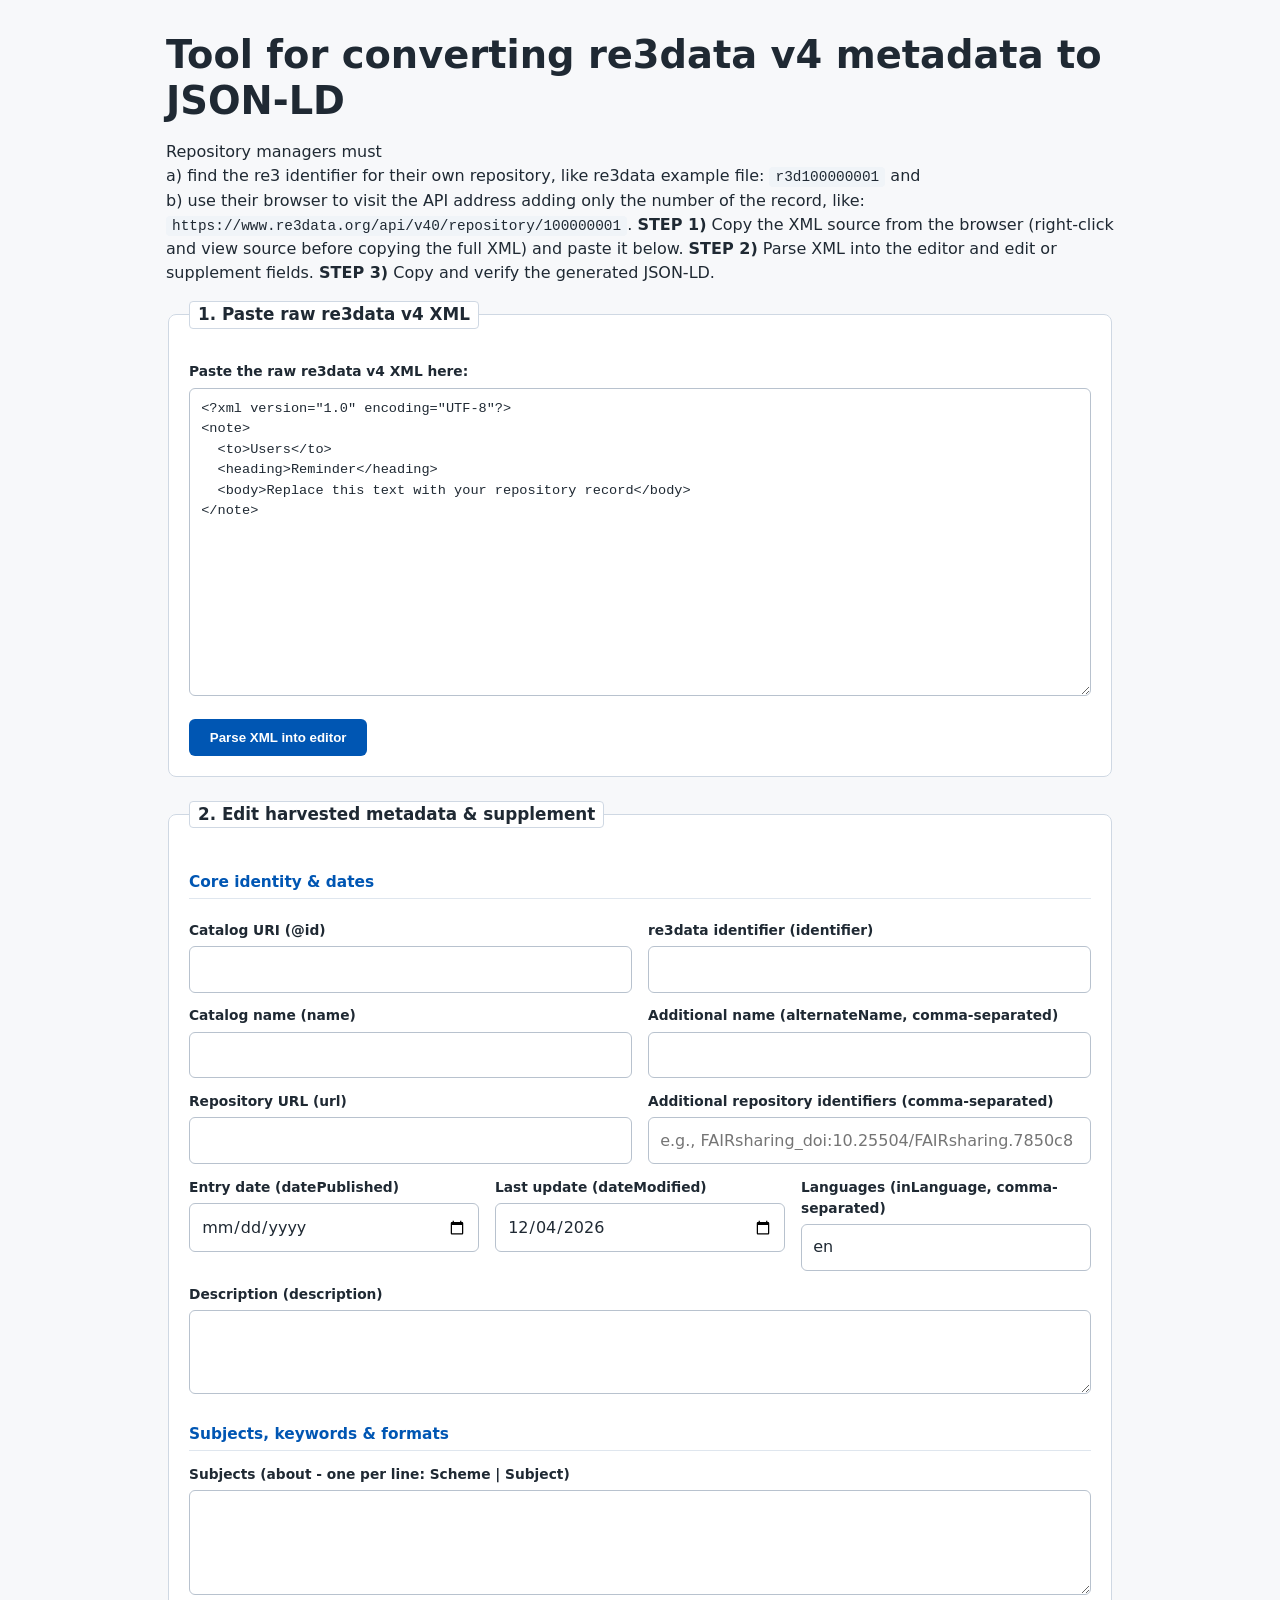
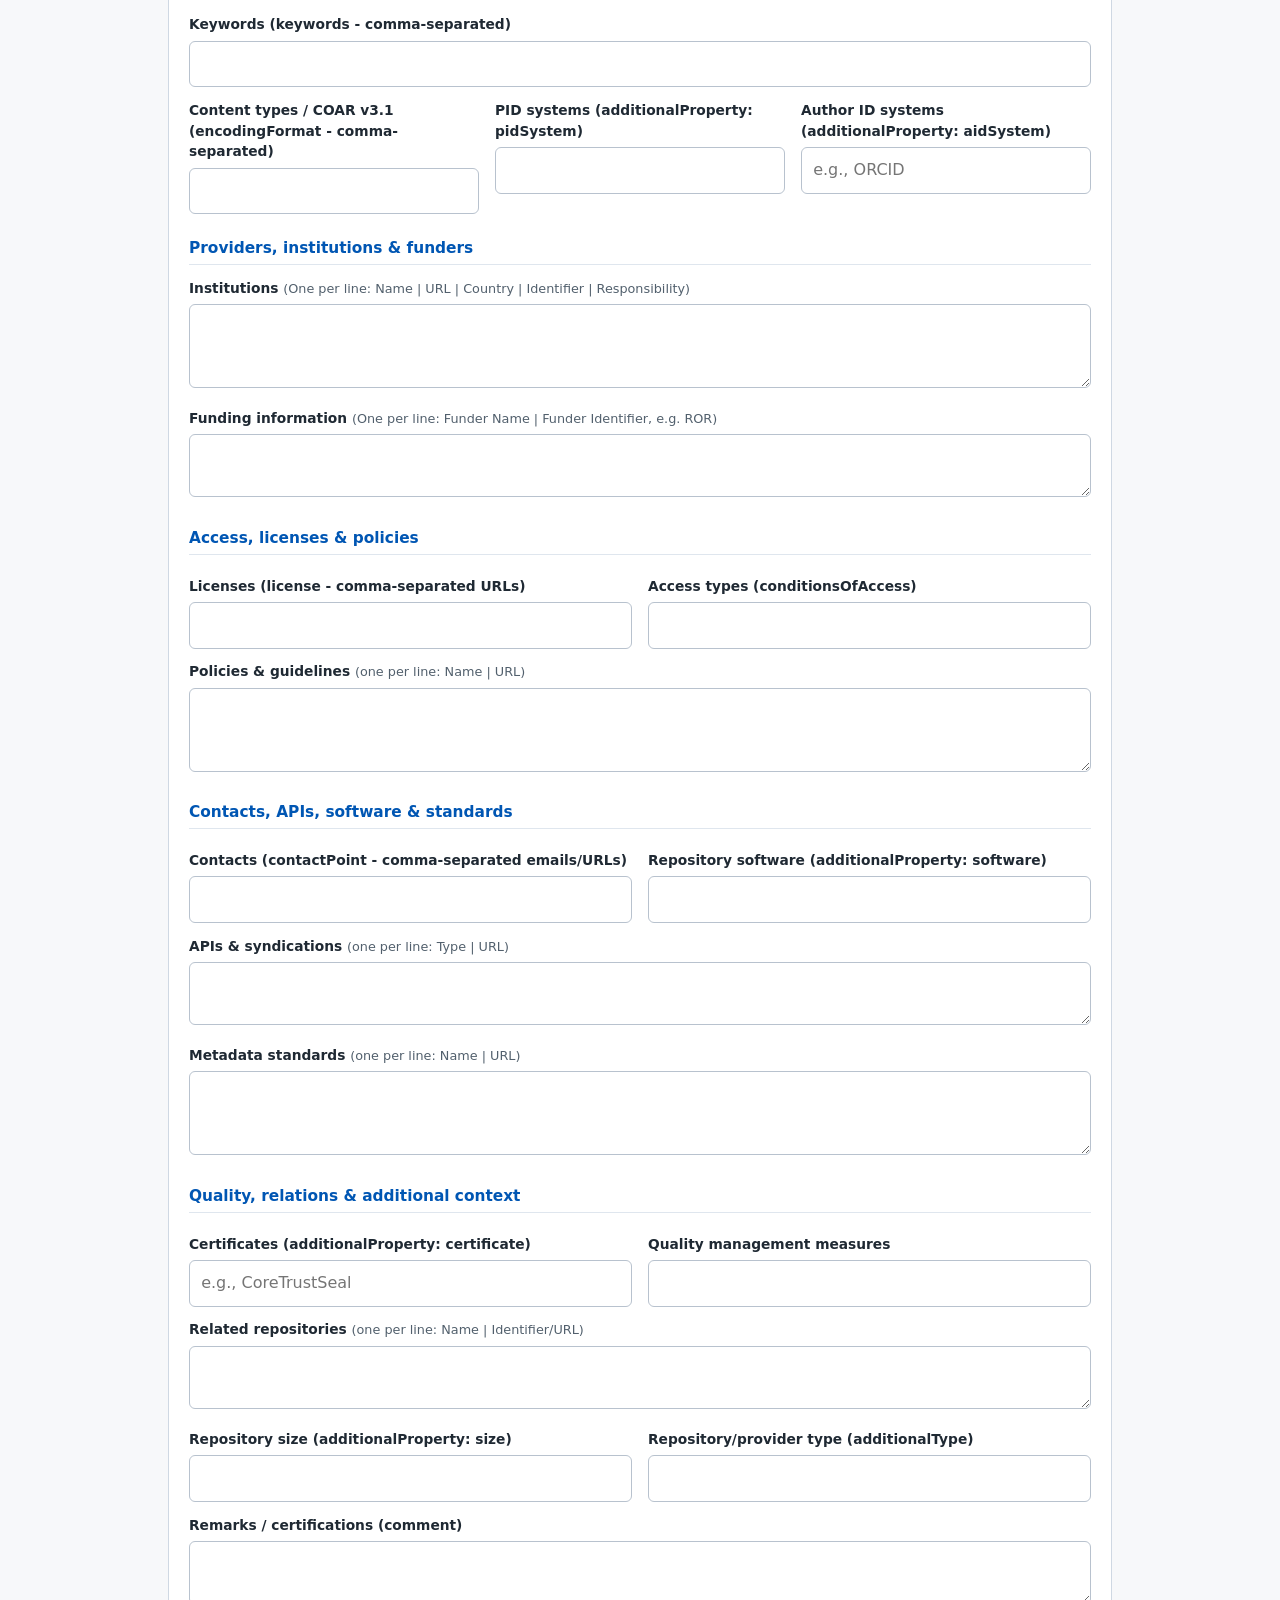
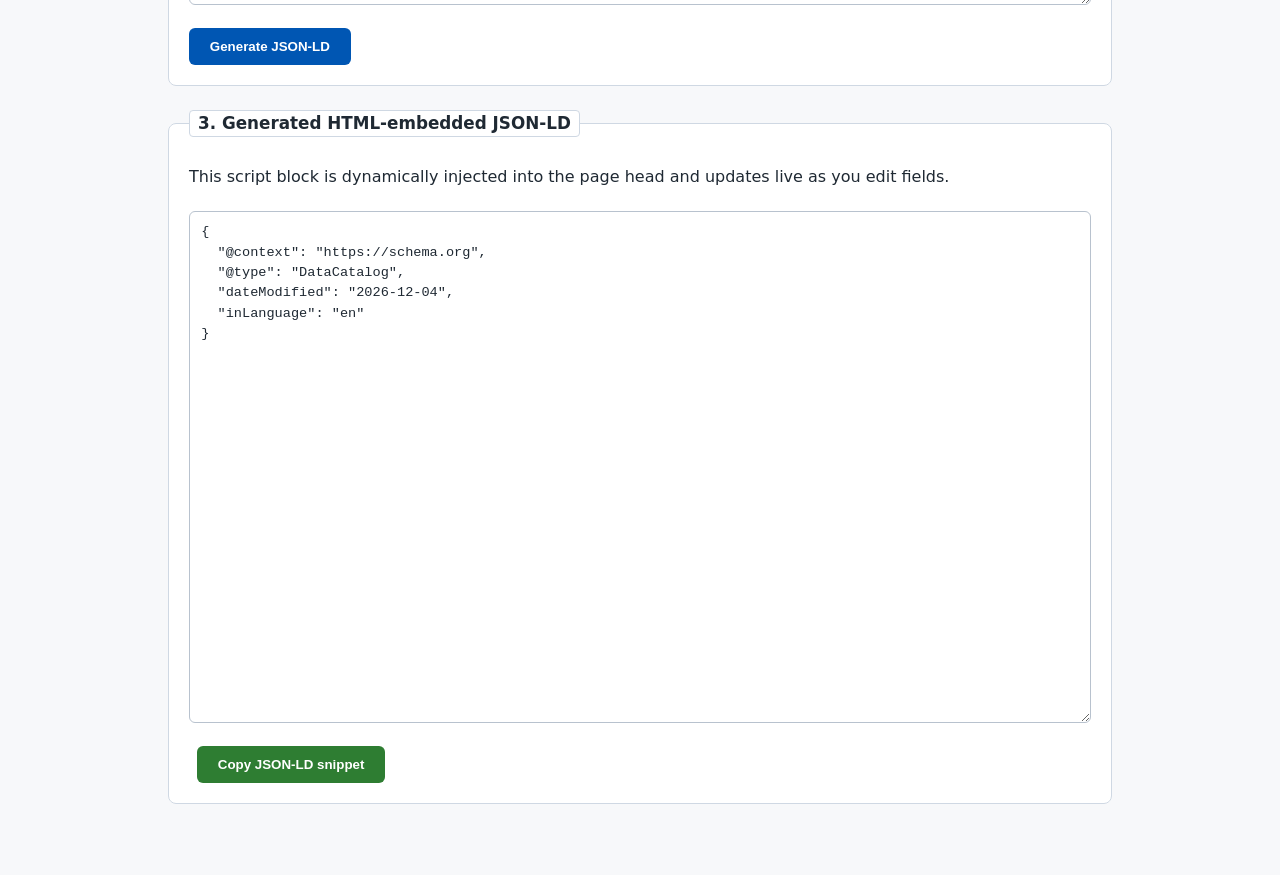
<file: poc.html>
<!DOCTYPE html>
<html lang="en">
<head>
  <meta charset="UTF-8" />
  <meta name="viewport" content="width=device-width, initial-scale=1.0" />
  <title>Copy, edit, and paste from re3data v4 to DataCatalog JSON-LD</title>
  <style>
    :root {
      --bg: #f7f8fa;
      --panel: #ffffff;
      --border: #cfd8e3;
      --primary: #0056b3;
      --primary-dark: #004494;
      --secondary: #2e7d32;
      --secondary-dark: #1b5e20;
      --text: #1f2933;
      --muted: #52606d;
      --code-bg: #f0f4f8;
    }

    * { box-sizing: border-box; }

    body {
      margin: 0 auto;
      max-width: 980px;
      padding: 2rem 1rem 3rem;
      font-family: system-ui, -apple-system, BlinkMacSystemFont, "Segoe UI", sans-serif;
      line-height: 1.5;
      color: var(--text);
      background: var(--bg);
    }

    fieldset {
      margin-bottom: 1.5rem;
      border: 1px solid var(--border);
      border-radius: 8px;
      background: var(--panel);
      padding: 1.25rem;
    }

    legend {
      font-weight: 700;
      padding: 0 0.5rem;
      background: #fff;
      border: 1px solid var(--border);
      border-radius: 4px;
      font-size: 1.05rem;
    }

    h1 {
      font-size: clamp(1.6rem, 3vw, 2.4rem);
      margin: 0 0 1rem;
      line-height: 1.2;
    }

    h3 {
      margin: 1.4rem 0 0.5rem;
      font-size: 0.96rem;
      color: var(--primary);
      padding-bottom: 0.25rem;
      border-bottom: 1px solid #dfe6ee;
    }

    p {
      margin: 0.5rem 0 1rem;
    }

    code {
      background: var(--code-bg);
      padding: 0.12rem 0.38rem;
      border-radius: 4px;
      font-family: ui-monospace, SFMono-Regular, Menlo, monospace;
      font-size: 0.9em;
    }

    label {
      display: block;
      margin-top: 0.8rem;
      font-weight: 600;
      font-size: 0.86rem;
      color: var(--text);
    }

    .hint {
      font-weight: 400;
      color: var(--muted);
      font-size: 0.8rem;
    }

    input, textarea {
      width: 100%;
      margin-top: 0.35rem;
      padding: 0.65rem 0.7rem;
      border: 1px solid #b8c2ce;
      border-radius: 6px;
      background: #fff;
      color: var(--text);
      font: inherit;
    }

    textarea {
      font-family: ui-monospace, SFMono-Regular, Menlo, Consolas, monospace;
      font-size: 0.85rem;
    }

    button {
      margin-top: 1rem;
      padding: 0.7rem 1.3rem;
      border: none;
      border-radius: 6px;
      background: var(--primary);
      color: #fff;
      font-weight: 700;
      cursor: pointer;
    }

    button:hover { background: var(--primary-dark); }
    button.secondary {
      background: var(--secondary);
      margin-left: 0.5rem;
    }
    button.secondary:hover { background: var(--secondary-dark); }

    .row {
      display: flex;
      gap: 1rem;
      flex-wrap: wrap;
    }

    .row > div {
      flex: 1 1 220px;
      min-width: 0;
    }

    #copyFeedback {
      display: inline-block;
      margin-left: 0.75rem;
      font-size: 0.85rem;
      color: var(--secondary);
      font-weight: 700;
      min-height: 1.2em;
    }

    @media (max-width: 700px) {
      .row {
        flex-direction: column;
        gap: 0;
      }
    }
  </style>
</head>
<body>
  <h1>Tool for converting re3data v4 metadata to JSON-LD</h1>
  <p>Repository managers must <br>a) find the re3 identifier for their own repository, like re3data example file: <code>r3d100000001</code> and <br>
    b) use their browser to visit the API address adding only the number of the record, like: <code>https://www.re3data.org/api/v40/repository/100000001</code>. 
  <strong>STEP 1)</strong> Copy the XML source from the browser (right-click and view source before copying the full XML) and paste it below. 
  <strong>STEP 2)</strong> Parse XML into the editor and edit or supplement fields. 
  <strong>STEP 3)</strong> Copy and verify the generated JSON-LD.</p>

  <fieldset>
    <legend>1. Paste raw re3data v4 XML</legend>
    <label for="xmlInput">Paste the raw re3data v4 XML here:</label>
    <textarea id="xmlInput" rows="14"><?xml version="1.0" encoding="UTF-8"?>
<note>
  <to>Users</to>
  <heading>Reminder</heading>
  <body>Replace this text with your repository record</body>
</note></textarea>
    <button type="button" onclick="parseXmlToForm()">Parse XML into editor</button>
  </fieldset>

  <fieldset id="editorForm">
    <legend>2. Edit harvested metadata &amp; supplement</legend>

    <h3>Core identity &amp; dates</h3>
    <div class="row">
      <div>
        <label for="catId">Catalog URI (@id)</label>
        <input type="url" id="catId" />
      </div>
      <div>
        <label for="r3dIdentifier">re3data identifier (identifier)</label>
        <input type="text" id="r3dIdentifier" />
      </div>
    </div>

    <div class="row">
      <div>
        <label for="catName">Catalog name (name)</label>
        <input type="text" id="catName" />
      </div>
      <div>
        <label for="catAltName">Additional name (alternateName, comma-separated)</label>
        <input type="text" id="catAltName" />
      </div>
    </div>

    <div class="row">
      <div>
        <label for="catUrl">Repository URL (url)</label>
        <input type="url" id="catUrl" />
      </div>
      <div>
        <label for="catExtraIds">Additional repository identifiers (comma-separated)</label>
        <input type="text" id="catExtraIds" placeholder="e.g., FAIRsharing_doi:10.25504/FAIRsharing.7850c8" />
      </div>
    </div>

    <div class="row">
      <div>
        <label for="catDatePublished">Entry date (datePublished)</label>
        <input type="date" id="catDatePublished" />
      </div>
      <div>
        <label for="catDateModified">Last update (dateModified)</label>
        <input type="date" id="catDateModified" />
      </div>
      <div>
        <label for="catLang">Languages (inLanguage, comma-separated)</label>
        <input type="text" id="catLang" placeholder="e.g., en, no, de" />
      </div>
    </div>

    <label for="catDesc">Description (description)</label>
    <textarea id="catDesc" rows="3"></textarea>

    <h3>Subjects, keywords &amp; formats</h3>
    <label for="catSubjects">Subjects (about - one per line: Scheme | Subject)</label>
    <textarea id="catSubjects" rows="4"></textarea>

    <label for="catKeywords">Keywords (keywords - comma-separated)</label>
    <input type="text" id="catKeywords" />

    <div class="row">
      <div>
        <label for="catContentTypes">Content types / COAR v3.1 (encodingFormat - comma-separated)</label>
        <input type="text" id="catContentTypes" />
      </div>
      <div>
        <label for="catPidSystems">PID systems (additionalProperty: pidSystem)</label>
        <input type="text" id="catPidSystems" />
      </div>
      <div>
        <label for="catAidSystems">Author ID systems (additionalProperty: aidSystem)</label>
        <input type="text" id="catAidSystems" placeholder="e.g., ORCID" />
      </div>
    </div>

    <h3>Providers, institutions &amp; funders</h3>
    <label for="catProviders">Institutions <span class="hint">(One per line: Name | URL | Country | Identifier | Responsibility)</span></label>
    <textarea id="catProviders" rows="3"></textarea>

    <label for="catFunders">Funding information <span class="hint">(One per line: Funder Name | Funder Identifier, e.g. ROR)</span></label>
    <textarea id="catFunders" rows="2"></textarea>

    <h3>Access, licenses &amp; policies</h3>
    <div class="row">
      <div>
        <label for="catLicenses">Licenses (license - comma-separated URLs)</label>
        <input type="text" id="catLicenses" />
      </div>
      <div>
        <label for="catAccess">Access types (conditionsOfAccess)</label>
        <input type="text" id="catAccess" />
      </div>
    </div>

    <label for="catPolicies">Policies &amp; guidelines <span class="hint">(one per line: Name | URL)</span></label>
    <textarea id="catPolicies" rows="3"></textarea>

    <h3>Contacts, APIs, software &amp; standards</h3>
    <div class="row">
      <div>
        <label for="catContacts">Contacts (contactPoint - comma-separated emails/URLs)</label>
        <input type="text" id="catContacts" />
      </div>
      <div>
        <label for="catSoftware">Repository software (additionalProperty: software)</label>
        <input type="text" id="catSoftware" />
      </div>
    </div>

    <label for="catApis">APIs &amp; syndications <span class="hint">(one per line: Type | URL)</span></label>
    <textarea id="catApis" rows="2"></textarea>

    <label for="catStandards">Metadata standards <span class="hint">(one per line: Name | URL)</span></label>
    <textarea id="catStandards" rows="3"></textarea>

    <h3>Quality, relations &amp; additional context</h3>
    <div class="row">
      <div>
        <label for="catCertificates">Certificates (additionalProperty: certificate)</label>
        <input type="text" id="catCertificates" placeholder="e.g., CoreTrustSeal" />
      </div>
      <div>
        <label for="catQualityMeasures">Quality management measures</label>
        <input type="text" id="catQualityMeasures" />
      </div>
    </div>

    <label for="catRelatedRepos">Related repositories <span class="hint">(one per line: Name | Identifier/URL)</span></label>
    <textarea id="catRelatedRepos" rows="2"></textarea>

    <div class="row">
      <div>
        <label for="catSize">Repository size (additionalProperty: size)</label>
        <input type="text" id="catSize" />
      </div>
      <div>
        <label for="catRepoType">Repository/provider type (additionalType)</label>
        <input type="text" id="catRepoType" />
      </div>
    </div>

    <label for="catRemarks">Remarks / certifications (comment)</label>
    <textarea id="catRemarks" rows="2"></textarea>

    <button type="button" onclick="generateJsonLd()">Generate JSON-LD</button>
  </fieldset>

  <fieldset>
    <legend>3. Generated HTML-embedded JSON-LD</legend>
    <p>This script block is dynamically injected into the page head and updates live as you edit fields.</p>
    <textarea id="jsonLdOutput" rows="24" readonly></textarea>
    <button type="button" class="secondary" onclick="copyJsonLd()">Copy JSON-LD snippet</button>
    <span id="copyFeedback"></span>
  </fieldset>

  <script>
    function getXmlElements(parent, localName) {
      if (!parent) return [];
      const nsMatches = Array.from(parent.getElementsByTagNameNS("*", localName));
      if (nsMatches.length) return nsMatches;
      return Array.from(parent.getElementsByTagName("*")).filter(el => el.localName === localName);
    }

    function getXmlText(parent, localName) {
      const matches = getXmlElements(parent, localName);
      return matches.length ? matches[0].textContent.trim() : "";
    }

    function getXmlAllText(parent, localName) {
      return getXmlElements(parent, localName)
        .map(el => el.textContent.trim())
        .filter(Boolean);
    }

    function normalizeLang(code) {
      const map = {
        eng: "en",
        nor: "no",
        nob: "nb",
        nno: "nn",
        deu: "de",
        ger: "de",
        fra: "fr",
        fre: "fr",
        spa: "es",
        swe: "sv",
        dan: "da",
        ita: "it",
        nld: "nl",
        fin: "fi",
        por: "pt"
      };
      const clean = String(code || "").toLowerCase().trim();
      return map[clean] || clean;
    }

    function formatRe3dataUrl(id) {
      const clean = String(id || "").trim();
      if (!clean) return "";
      return "https://www.re3data.org/repository/" + clean.replace(/^\/+/, "");
    }

    function formatRorUrl(id) {
      const clean = String(id || "").trim().replace(/^ROR:/i, "").replace(/^\/+/, "");
      if (!clean) return "";
      return "https://ror.org/" + clean;
    }

    function splitCsv(inputId) {
      const value = document.getElementById(inputId).value || "";
      return value.split(",").map(s => s.trim()).filter(Boolean);
    }

    function splitPipeLine(line) {
      const trimmed = String(line || "").trim();
      if (!trimmed) return ["", ""];
      const idx = trimmed.indexOf("|");
      if (idx === -1) return [trimmed, ""];
      return [trimmed.slice(0, idx).trim(), trimmed.slice(idx + 1).trim()];
    }

    function singleOrArray(arr) {
      if (!Array.isArray(arr)) return arr;
      if (arr.length === 0) return undefined;
      if (arr.length === 1) return arr[0];
      return arr;
    }

    function clearForm() {
      const ids = [
        "catId", "r3dIdentifier", "catName", "catAltName", "catUrl", "catExtraIds",
        "catDatePublished", "catDateModified", "catLang", "catDesc",
        "catSubjects", "catKeywords", "catContentTypes", "catPidSystems", "catAidSystems",
        "catProviders", "catFunders", "catLicenses", "catAccess", "catPolicies",
        "catContacts", "catSoftware", "catApis", "catStandards",
        "catCertificates", "catQualityMeasures", "catRelatedRepos",
        "catSize", "catRepoType", "catRemarks", "jsonLdOutput"
      ];
      ids.forEach(id => {
        const el = document.getElementById(id);
        if (el) el.value = "";
      });
    }

    function parseXmlToForm() {
      const xmlString = document.getElementById("xmlInput").value.trim();
      if (!xmlString) {
        clearForm();
        return;
      }

      const parser = new DOMParser();
      const xmlDoc = parser.parseFromString(xmlString, "application/xml");

      if (xmlDoc.querySelector("parsererror")) {
        alert("Invalid XML. Please paste the complete XML source from the re3data API.");
        return;
      }

      const repoNode = getXmlElements(xmlDoc.documentElement, "repository")[0] || xmlDoc.documentElement;

      const r3dId = getXmlText(repoNode, "re3data");
      const repoName = getXmlText(repoNode, "repositoryName");
      const repoUrl = getXmlText(repoNode, "repositoryUrl");
      const repoDescription = getXmlText(repoNode, "description");
      const repoEntryDate = getXmlText(repoNode, "entryDate");
      const repoLastUpdate = getXmlText(repoNode, "lastUpdate");
      const repoLanguages = getXmlAllText(repoNode, "repositoryLanguage").map(normalizeLang);

      document.getElementById("r3dIdentifier").value = r3dId;
      document.getElementById("catId").value = formatRe3dataUrl(r3dId);
      document.getElementById("catName").value = repoName;
      document.getElementById("catAltName").value = getXmlAllText(repoNode, "additionalName").join(", ");
      document.getElementById("catUrl").value = repoUrl;
      document.getElementById("catExtraIds").value = getXmlAllText(repoNode, "repositoryIdentifier").join(", ");
      document.getElementById("catDatePublished").value = repoEntryDate;
      document.getElementById("catDateModified").value = repoLastUpdate || new Date().toISOString().slice(0, 10);
      document.getElementById("catLang").value = repoLanguages.length ? repoLanguages.join(", ") : "en";
      document.getElementById("catDesc").value = repoDescription;

      const subjectLines = getXmlElements(repoNode, "subject").map(node => {
        const scheme = node.getAttribute("subjectScheme") || "";
        const value = node.textContent.trim();
        return scheme ? `${scheme} | ${value}` : value;
      });
      document.getElementById("catSubjects").value = subjectLines.join("\n");

      document.getElementById("catKeywords").value = getXmlAllText(repoNode, "keyword").join(", ");
      document.getElementById("catContentTypes").value = getXmlAllText(repoNode, "contentType").join(", ");
      document.getElementById("catPidSystems").value = getXmlAllText(repoNode, "pidSystem").join(", ");
      document.getElementById("catAidSystems").value = getXmlAllText(repoNode, "aidSystem").join(", ");

      const institutionLines = getXmlElements(repoNode, "institution").map(inst => {
        const name = getXmlText(inst, "institutionName");
        const url = getXmlText(inst, "institutionURL");
        const country = getXmlText(inst, "institutionCountry");
        const id = getXmlText(inst, "institutionIdentifier");
        const resp = getXmlAllText(inst, "responsibilityType").join(",");
        return [name, url, country, id, resp].join(" | ");
      });
      document.getElementById("catProviders").value = institutionLines.join("\n");

      const funderLines = getXmlElements(repoNode, "fundingInformation").map(f => {
        const name = getXmlText(f, "funderName");
        const id = getXmlText(f, "funderIdentifier");
        return id ? `${name} | ${id}` : name;
      });
      document.getElementById("catFunders").value = funderLines.join("\n");

      const licenseUrls = [
        ...getXmlAllText(repoNode, "dataLicenseURL"),
        ...getXmlAllText(repoNode, "databaseLicenseURL")
      ].filter((value, index, arr) => arr.indexOf(value) === index);
      document.getElementById("catLicenses").value = licenseUrls.join(", ");

      const dbAccess = getXmlAllText(repoNode, "databaseAccessType").map(v => `database:${v}`);
      const dataAccess = getXmlAllText(repoNode, "dataAccessType").map(v => `data:${v}`);
      document.getElementById("catAccess").value = [...dbAccess, ...dataAccess].join(", ");

      const policyLines = [];
      const mission = getXmlText(repoNode, "missionStatementURL");
      if (mission) policyLines.push(`Mission Statement | ${mission}`);

      const citation = getXmlText(repoNode, "citationGuidelineURL");
      if (citation) policyLines.push(`Citation Guidelines | ${citation}`);

      getXmlElements(repoNode, "policy").forEach(policy => {
        const name = getXmlText(policy, "policyName");
        const url = getXmlText(policy, "policyURL");
        if (name || url) policyLines.push(`${name} | ${url}`);
      });

      document.getElementById("catPolicies").value = policyLines.join("\n");

      document.getElementById("catContacts").value = getXmlAllText(repoNode, "repositoryContact").join(", ");
      document.getElementById("catSoftware").value = getXmlAllText(repoNode, "softwareName").join(", ");

      const apiLines = getXmlElements(repoNode, "api").map(node => {
        const type = node.getAttribute("apiType") || "API";
        return `${type} | ${node.textContent.trim()}`;
      });

      const syndicationLines = getXmlElements(repoNode, "syndication").map(node => {
        const type = node.getAttribute("syndicationType") || "Syndication";
        return `${type} | ${node.textContent.trim()}`;
      });

      document.getElementById("catApis").value = [...apiLines, ...syndicationLines].join("\n");

      const standardLines = getXmlElements(repoNode, "metadataStandard").map(node => {
        const name = getXmlText(node, "metadataStandardName");
        const url = getXmlText(node, "metadataStandardURL");
        return `${name} | ${url}`;
      });
      document.getElementById("catStandards").value = standardLines.join("\n");

      document.getElementById("catCertificates").value = getXmlAllText(repoNode, "certificate").join(", ");
      document.getElementById("catQualityMeasures").value = getXmlAllText(repoNode, "qualityManagementMeasure").join(", ");

      const relatedRepoLines = getXmlElements(repoNode, "relatedRepository").map(node => {
        const name = getXmlText(node, "relatedRepositoryName");
        const id = getXmlText(node, "relatedRepositoryIdentifier");
        return id ? `${name} | ${id}` : name;
      });
      document.getElementById("catRelatedRepos").value = relatedRepoLines.join("\n");

      document.getElementById("catSize").value = getXmlText(repoNode, "size");
      const repoTypes = [
        ...getXmlAllText(repoNode, "type"),
        ...getXmlAllText(repoNode, "providerType")
      ];
      document.getElementById("catRepoType").value = repoTypes.join(", ");
      document.getElementById("catRemarks").value = getXmlText(repoNode, "remarks");

      generateJsonLd();
    }

    function generateJsonLd() {
      const altNames = splitCsv("catAltName");
      const keywords = splitCsv("catKeywords");
      const langs = splitCsv("catLang");
      const contentTypes = splitCsv("catContentTypes");
      const licenses = splitCsv("catLicenses");
      const accessTypes = splitCsv("catAccess");

      const about = (document.getElementById("catSubjects").value || "")
        .split(/\r?\n/)
        .map(line => line.trim())
        .filter(Boolean)
        .map(line => {
          const [scheme, name] = splitPipeLine(line);
          return {
            "@type": "DefinedTerm",
            name: name || scheme || "",
            ...(name && scheme ? { inDefinedTermSet: scheme } : {})
          };
        });

      const providers = (document.getElementById("catProviders").value || "")
        .split(/\r?\n/)
        .map(line => line.trim())
        .filter(Boolean)
        .map(line => {
          const [name, url, country, rawId, resp] = line.split("|").map(s => s.trim());
          const org = {
            "@type": "Organization",
            name: name || "",
            ...(url ? { url } : {})
          };
          if (country) {
            org.address = {
              "@type": "PostalAddress",
              addressCountry: country
            };
          }
          if (rawId) {
            org.identifier = rawId;
            if (String(rawId).startsWith("ROR:")) {
              org.sameAs = formatRorUrl(rawId);
            }
          }
          if (resp) {
            org.disambiguatingDescription = "Responsibility: " + resp;
          }
          return org;
        });

      const funders = (document.getElementById("catFunders").value || "")
        .split(/\r?\n/)
        .map(line => line.trim())
        .filter(Boolean)
        .map(line => {
          const [name, rawId] = line.split("|").map(s => s.trim());
          const funder = {
            "@type": "Organization",
            name: name || ""
          };
          if (rawId) {
            funder.identifier = rawId;
            if (String(rawId).startsWith("ROR:")) {
              funder.sameAs = formatRorUrl(rawId);
            }
          }
          return funder;
        });

      const policies = (document.getElementById("catPolicies").value || "")
        .split(/\r?\n/)
        .map(line => line.trim())
        .filter(Boolean)
        .map(line => {
          const [name, url] = line.split("|").map(s => s.trim());
          return {
            "@type": "CreativeWork",
            name: name || "Policy",
            ...(url ? { url } : {})
          };
        });

      const contactPoints = splitCsv("catContacts").map(value => {
        const isEmail = value.includes("@") && !value.startsWith("http");
        return {
          "@type": "ContactPoint",
          ...(isEmail ? { email: value } : { url: value }),
          contactType: "customer support"
        };
      });

      const distributions = (document.getElementById("catApis").value || "")
        .split(/\r?\n/)
        .map(line => line.trim())
        .filter(Boolean)
        .map(line => {
          const [apiType, contentUrl] = line.split("|").map(s => s.trim());
          return {
            "@type": "DataDownload",
            name: apiType ? `${apiType} Endpoint` : "API Endpoint",
            ...(apiType ? { encodingFormat: apiType } : {}),
            ...(contentUrl ? { contentUrl } : {})
          };
        });

      const relatedRepos = (document.getElementById("catRelatedRepos").value || "")
        .split(/\r?\n/)
        .map(line => line.trim())
        .filter(Boolean)
        .map(line => {
          const [name, rawId] = line.split("|").map(s => s.trim());
          const rel = {
            "@type": "DataCatalog",
            name: name || ""
          };
          if (rawId) {
            rel.identifier = rawId;
            if (String(rawId).startsWith("r3d")) {
              rel["@id"] = formatRe3dataUrl(rawId);
              rel.url = formatRe3dataUrl(rawId);
            } else if (String(rawId).startsWith("http")) {
              rel.url = rawId;
            }
          }
          return rel;
        });

      const additionalProps = [];

      const pidSystems = document.getElementById("catPidSystems").value.trim();
      if (pidSystems) {
        additionalProps.push({
          "@type": "PropertyValue",
          propertyID: "pidSystem",
          name: "Persistent Identifier System",
          value: pidSystems
        });
      }

      const aidSystems = document.getElementById("catAidSystems").value.trim();
      if (aidSystems) {
        additionalProps.push({
          "@type": "PropertyValue",
          propertyID: "aidSystem",
          name: "Author Identifier System",
          value: aidSystems
        });
      }

      const software = document.getElementById("catSoftware").value.trim();
      if (software) {
        additionalProps.push({
          "@type": "PropertyValue",
          propertyID: "software",
          name: "Repository Software",
          value: software
        });
      }

      const certificates = document.getElementById("catCertificates").value.trim();
      if (certificates) {
        additionalProps.push({
          "@type": "PropertyValue",
          propertyID: "certificate",
          name: "Repository Certificate",
          value: certificates
        });
      }

      const qualityMeasures = document.getElementById("catQualityMeasures").value.trim();
      if (qualityMeasures) {
        additionalProps.push({
          "@type": "PropertyValue",
          propertyID: "qualityManagementMeasure",
          name: "Quality Management Measure",
          value: qualityMeasures
        });
      }

      const size = document.getElementById("catSize").value.trim();
      if (size) {
        additionalProps.push({
          "@type": "PropertyValue",
          propertyID: "size",
          name: "Repository Size",
          value: size
        });
      }

      const repoTypeValue = document.getElementById("catRepoType").value.trim();
      if (repoTypeValue) {
        additionalProps.push({
          "@type": "PropertyValue",
          propertyID: "repositoryType",
          name: "Repository & Provider Type",
          value: repoTypeValue
        });
      }

      (document.getElementById("catStandards").value || "")
        .split(/\r?\n/)
        .map(line => line.trim())
        .filter(Boolean)
        .forEach(line => {
          const [stdName, stdUrl] = line.split("|").map(s => s.trim());
          additionalProps.push({
            "@type": "PropertyValue",
            propertyID: "metadataStandard",
            name: stdName || "Metadata Standard",
            value: stdUrl || stdName || ""
          });
        });

      const r3dId = document.getElementById("r3dIdentifier").value.trim();
      const extraIds = splitCsv("catExtraIds");
      const identifierList = [];

      if (r3dId) {
        identifierList.push({
          "@type": "PropertyValue",
          propertyID: "re3data",
          value: r3dId,
          url: formatRe3dataUrl(r3dId)
        });
      }

      extraIds.forEach(id => {
        if (id.includes(":")) {
          const splitIndex = id.indexOf(":");
          const prefix = id.slice(0, splitIndex).trim();
          const value = id.slice(splitIndex + 1).trim();
          identifierList.push({
            "@type": "PropertyValue",
            propertyID: prefix,
            value: value
          });
        } else {
          identifierList.push(id);
        }
      });

      const remarks = document.getElementById("catRemarks").value.trim();

      const jsonLd = {
        "@context": "https://schema.org",
        "@type": "DataCatalog",
        "@id": document.getElementById("catId").value.trim() || undefined,
        identifier: singleOrArray(identifierList),
        name: document.getElementById("catName").value.trim() || undefined,
        alternateName: singleOrArray(altNames),
        url: document.getElementById("catUrl").value.trim() || undefined,
        description: document.getElementById("catDesc").value.trim() || undefined,
        datePublished: document.getElementById("catDatePublished").value || undefined,
        dateModified: document.getElementById("catDateModified").value || undefined,
        inLanguage: singleOrArray(langs),
        about: about.length ? about : undefined,
        keywords: keywords.length ? keywords : undefined,
        encodingFormat: contentTypes.length ? contentTypes : undefined,
        license: singleOrArray(licenses),
        isAccessibleForFree: accessTypes.some(a => String(a).toLowerCase().includes("open")) ? true : undefined,
        conditionsOfAccess: accessTypes.length ? accessTypes.join(", ") : undefined,
        publishingPrinciples: policies.length ? policies : undefined,
        provider: singleOrArray(providers),
        funder: singleOrArray(funders),
        contactPoint: contactPoints.length ? contactPoints : undefined,
        distribution: distributions.length ? distributions : undefined,
        isPartOf: singleOrArray(relatedRepos),
        additionalProperty: additionalProps.length ? additionalProps : undefined,
        comment: remarks || undefined
      };

      const formattedJson = JSON.stringify(jsonLd, null, 2);
      const snippet = formattedJson;

      document.getElementById("jsonLdOutput").value = snippet;

      const existingTag = document.getElementById("dynamic-datacatalog-jsonld");
      if (existingTag) {
        existingTag.textContent = formattedJson;
      } else {
        const scriptTag = document.createElement("script");
        scriptTag.id = "dynamic-datacatalog-jsonld";
        scriptTag.type = "application/ld+json";
        scriptTag.textContent = formattedJson;
        document.head.appendChild(scriptTag);
      }
    }

    function copyJsonLd() {
      const output = document.getElementById("jsonLdOutput");
      const feedback = document.getElementById("copyFeedback");

      if (!output) return;

      const text = output.value;

      if (navigator.clipboard && window.isSecureContext) {
        navigator.clipboard.writeText(text).then(() => {
          feedback.textContent = "Copied to clipboard!";
          setTimeout(() => { feedback.textContent = ""; }, 2500);
        }).catch(() => {
          fallbackCopy(text, feedback);
        });
      } else {
        fallbackCopy(text, feedback);
      }
    }

    function fallbackCopy(text, feedback) {
      const textarea = document.createElement("textarea");
      textarea.value = text;
      textarea.setAttribute("readonly", "");
      textarea.style.position = "fixed";
      textarea.style.left = "-9999px";
      textarea.style.top = "-9999px";
      document.body.appendChild(textarea);
      textarea.select();
      try {
        document.execCommand("copy");
        feedback.textContent = "Copied to clipboard!";
      } catch (e) {
        feedback.textContent = "Copy failed. Select text manually.";
      }
      setTimeout(() => { feedback.textContent = ""; }, 2500);
      document.body.removeChild(textarea);
    }

    document.getElementById("editorForm").addEventListener("input", generateJsonLd);
    window.addEventListener("DOMContentLoaded", parseXmlToForm);
</script>
</body>
</html>
</file>
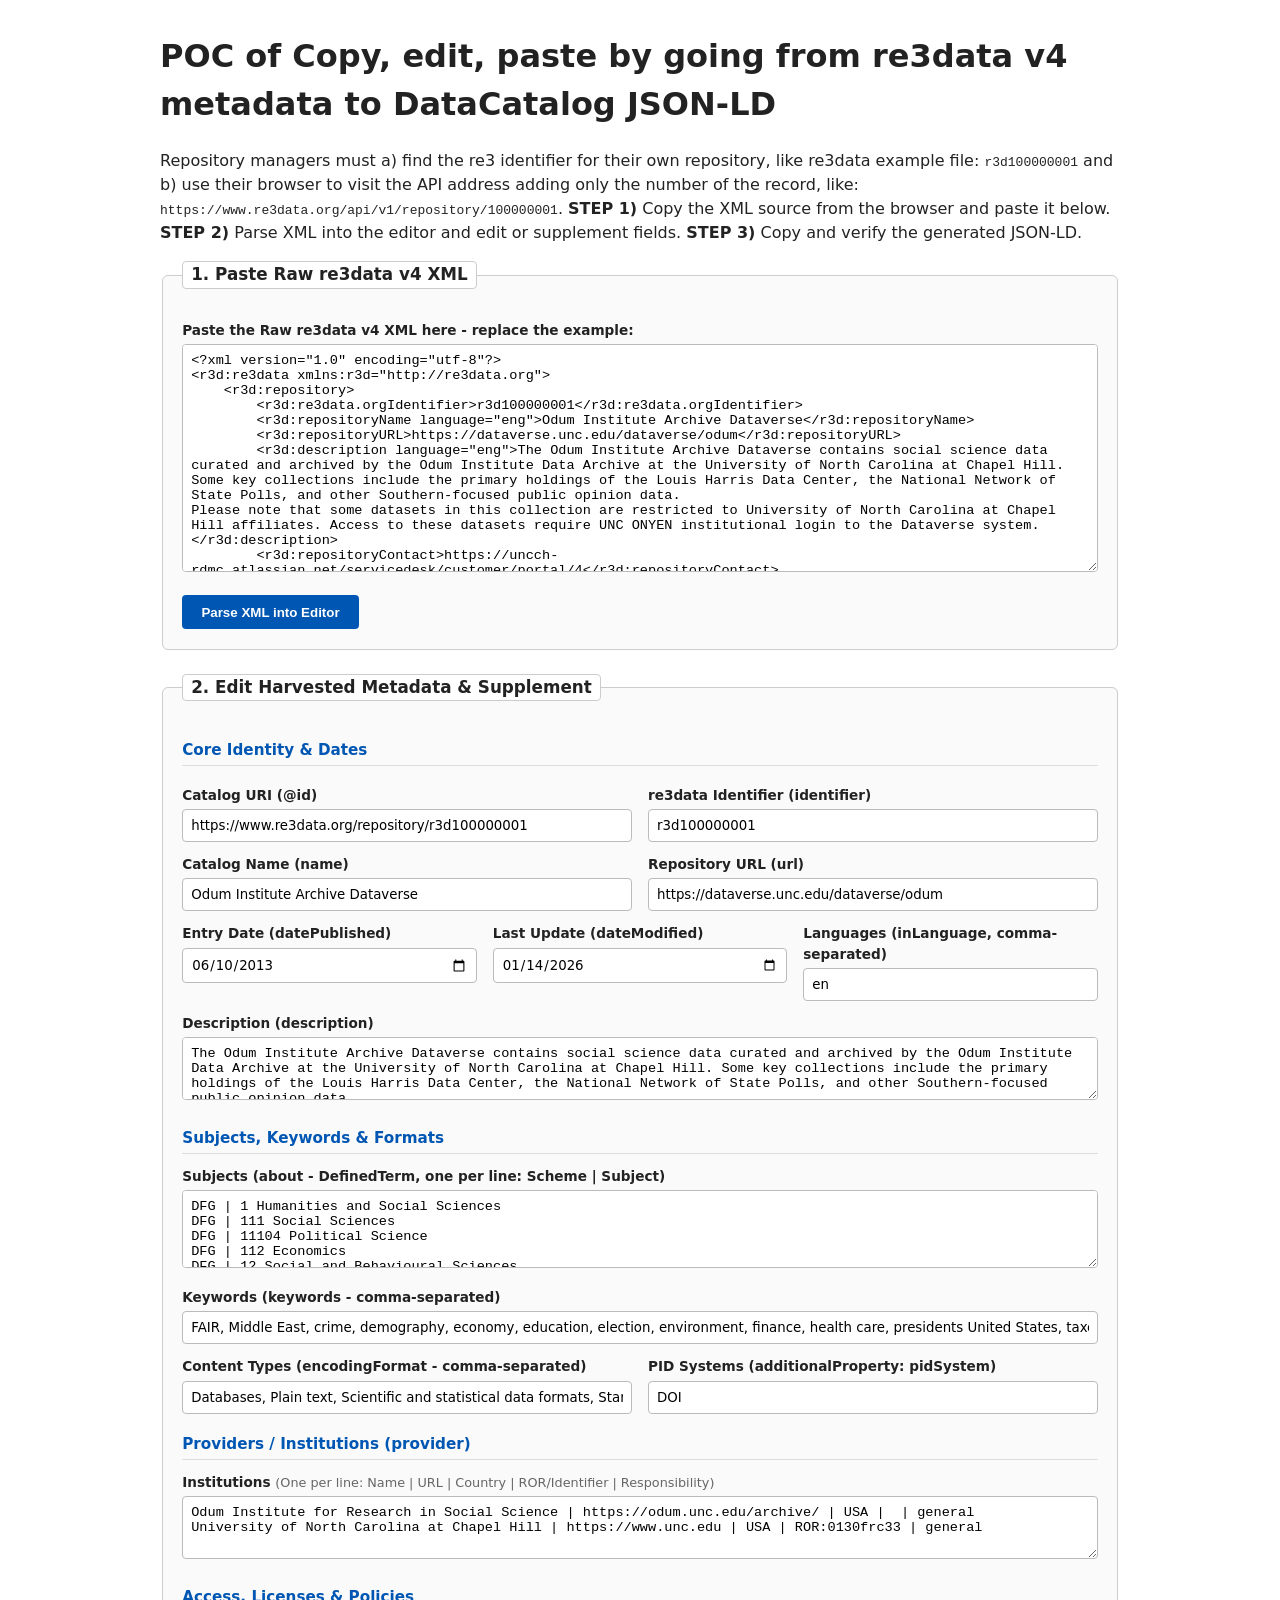
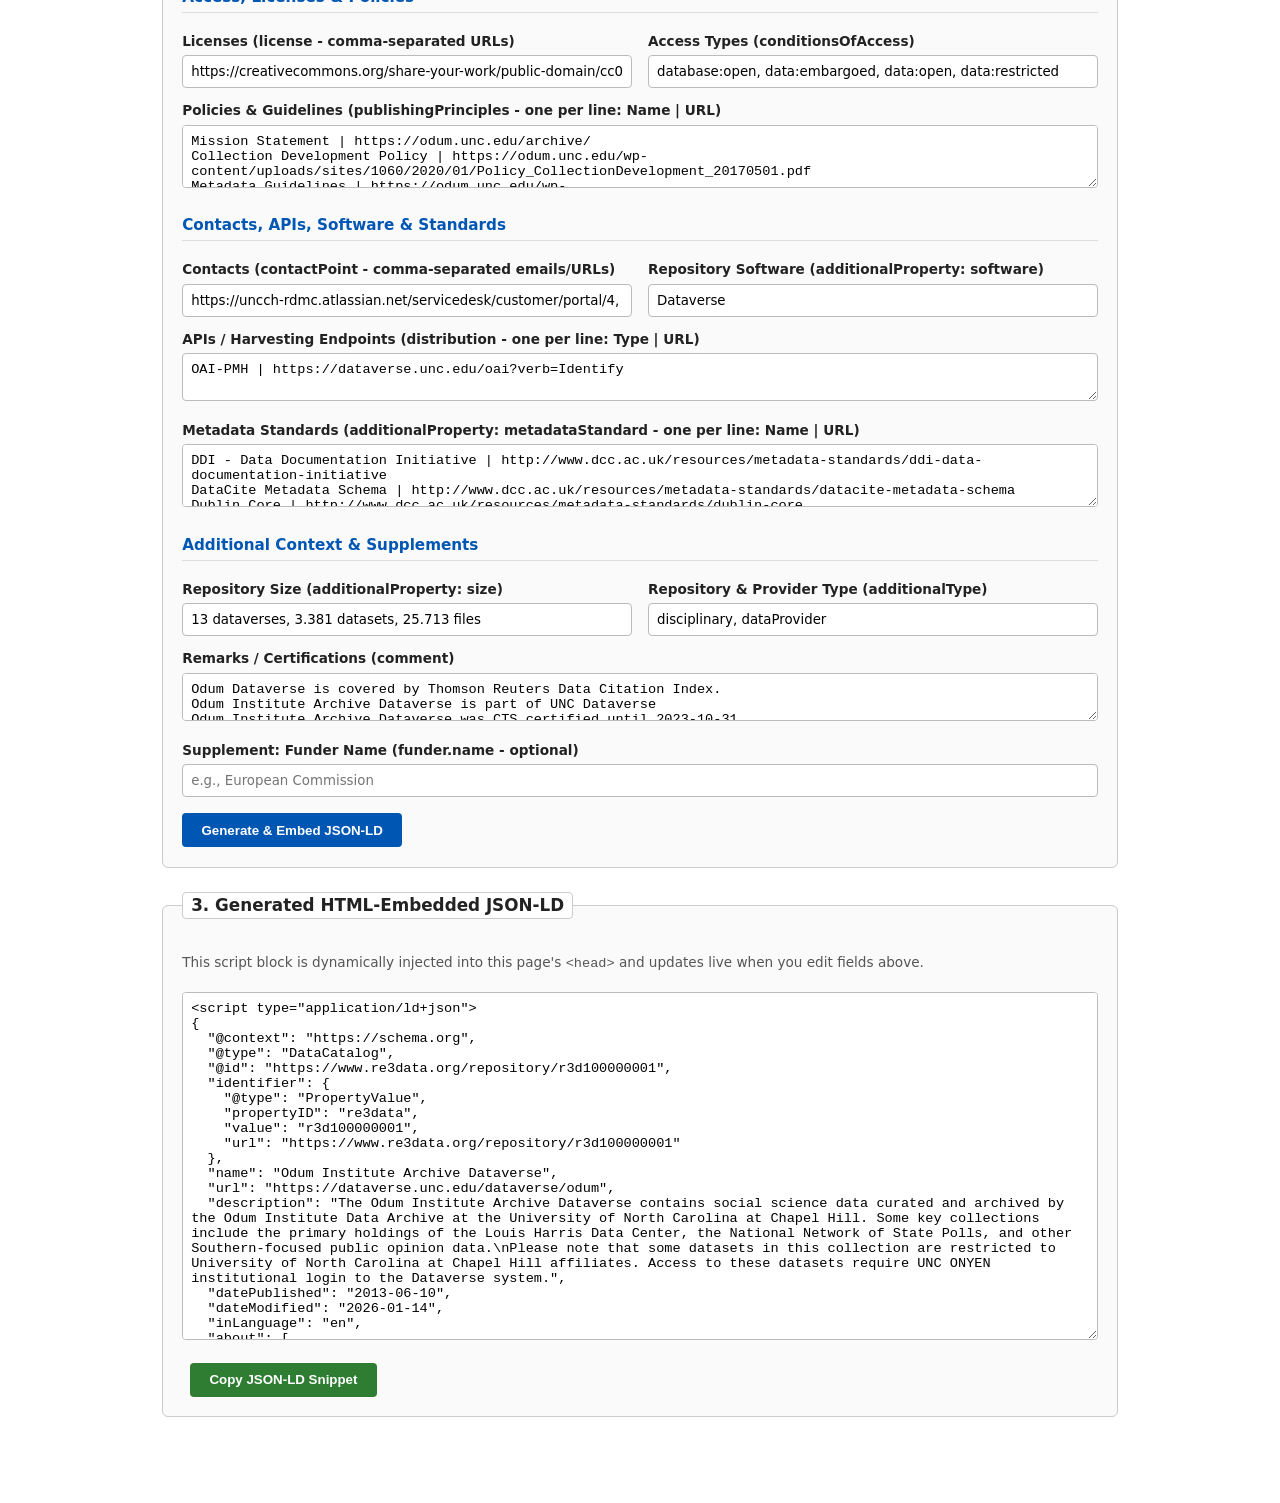
<file: poe.html>
<!DOCTYPE html>
<html lang="en">
<head>
  <meta charset="UTF-8">
  <title>Copy in, edit, and copy out for going from re3data v4 metadata to DataCatalog JSON-LD</title>
  <style>
    body { font-family: system-ui, sans-serif; max-width: 960px; margin: 2rem auto; padding: 0 1rem; line-height: 1.5; color: #222; }
    fieldset { margin-bottom: 1.5rem; border: 1px solid #ccc; border-radius: 6px; padding: 1.2rem; background: #fafafa; }
    legend { font-weight: bold; padding: 0 0.5rem; font-size: 1.05rem; background: #fff; border: 1px solid #ccc; border-radius: 4px; }
    h3 { margin: 1.2rem 0 0.4rem 0; font-size: 0.95rem; color: #0056b3; border-bottom: 1px solid #ddd; padding-bottom: 0.2rem; }
    label { display: block; margin-top: 0.75rem; font-weight: 600; font-size: 0.85rem; }
    .hint { font-weight: normal; color: #666; font-size: 0.8rem; }
    input, textarea { width: 100%; padding: 0.5rem; margin-top: 0.25rem; box-sizing: border-box; font-family: inherit; border: 1px solid #bbb; border-radius: 4px; background: #fff; }
    textarea { font-family: monospace; font-size: 0.85rem; }
    button { margin-top: 1rem; padding: 0.6rem 1.2rem; cursor: pointer; background: #0056b3; color: #fff; border: none; border-radius: 4px; font-weight: 600; }
    button:hover { background: #004494; }
    button.secondary { background: #2e7d32; margin-left: 0.5rem; }
    button.secondary:hover { background: #1b5e20; }
    .row { display: flex; gap: 1rem; }
    .row > div { flex: 1; }
    @media (max-width: 700px) { .row { flex-direction: column; gap: 0; } }
  </style>
</head>
<body>

  <h1>POC of Copy, edit, paste by going from re3data v4 metadata to DataCatalog JSON-LD</h1>
  <p>Repository managers must a) find the re3 identifier for their own repository, like re3data example file: <code>r3d100000001</code> and b) use their browser to 
  visit the API address adding only the number of the record, like: <code>https://www.re3data.org/api/v1/repository/100000001</code>. 
  <strong>STEP 1)</strong> Copy the XML source from the browser and paste it below. 
  <strong>STEP 2)</strong> Parse XML into the editor and edit or supplement fields. 
  <strong>STEP 3)</strong> Copy and verify the generated JSON-LD.</p> 
 
  <!-- STEP 1: PASTE XML -->
  <fieldset>
    <legend>1. Paste Raw re3data v4 XML</legend>
    <label for="xmlInput">Paste the Raw re3data v4 XML here - replace the example:</label>
    <textarea id="xmlInput" rows="14"><?xml version="1.0" encoding="utf-8"?>
<r3d:re3data xmlns:r3d="http://re3data.org">
    <r3d:repository>
        <r3d:re3data.orgIdentifier>r3d100000001</r3d:re3data.orgIdentifier>
        <r3d:repositoryName language="eng">Odum Institute Archive Dataverse</r3d:repositoryName>
        <r3d:repositoryURL>https://dataverse.unc.edu/dataverse/odum</r3d:repositoryURL>
        <r3d:description language="eng">The Odum Institute Archive Dataverse contains social science data curated and archived by the Odum Institute Data Archive at the University of North Carolina at Chapel Hill. Some key collections include the primary holdings of the Louis Harris Data Center, the National Network of State Polls, and other Southern-focused public opinion data.
Please note that some datasets in this collection are restricted to University of North Carolina at Chapel Hill affiliates. Access to these datasets require UNC ONYEN institutional login to the Dataverse system.</r3d:description>
        <r3d:repositoryContact>https://uncch-rdmc.atlassian.net/servicedesk/customer/portal/4</r3d:repositoryContact>
        <r3d:repositoryContact>odumarchive@unc.edu</r3d:repositoryContact>
        <r3d:type>disciplinary</r3d:type>
        <r3d:size updated="">13 dataverses, 3.381 datasets, 25.713 files</r3d:size>
        <r3d:repositoryLanguage>eng</r3d:repositoryLanguage>
        <r3d:subject subjectScheme="DFG">1 Humanities and Social Sciences</r3d:subject>
        <r3d:subject subjectScheme="DFG">111 Social Sciences</r3d:subject>
        <r3d:subject subjectScheme="DFG">11104 Political Science</r3d:subject>
        <r3d:subject subjectScheme="DFG">112 Economics</r3d:subject>
        <r3d:subject subjectScheme="DFG">12 Social and Behavioural Sciences</r3d:subject>
        <r3d:missionStatementURL>https://odum.unc.edu/archive/</r3d:missionStatementURL>
        <r3d:contentType contentTypeScheme="parse">Databases</r3d:contentType>
        <r3d:contentType contentTypeScheme="parse">Plain text</r3d:contentType>
        <r3d:contentType contentTypeScheme="parse">Scientific and statistical data formats</r3d:contentType>
        <r3d:contentType contentTypeScheme="parse">Standard office documents</r3d:contentType>
        <r3d:contentType contentTypeScheme="parse">other</r3d:contentType>
        <r3d:providerType>dataProvider</r3d:providerType>
        <r3d:keyword>FAIR</r3d:keyword>
        <r3d:keyword>Middle East</r3d:keyword>
        <r3d:keyword>crime</r3d:keyword>
        <r3d:keyword>demography</r3d:keyword>
        <r3d:keyword>economy</r3d:keyword>
        <r3d:keyword>education</r3d:keyword>
        <r3d:keyword>election</r3d:keyword>
        <r3d:keyword>environment</r3d:keyword>
        <r3d:keyword>finance</r3d:keyword>
        <r3d:keyword>health care</r3d:keyword>
        <r3d:keyword>presidents United States</r3d:keyword>
        <r3d:keyword>taxes</r3d:keyword>
        <r3d:institution>
            <r3d:institutionName language="eng">Odum Institute for Research in Social Science</r3d:institutionName>
            <r3d:institutionCountry>USA</r3d:institutionCountry>
            <r3d:responsibilityType>general</r3d:responsibilityType>
            <r3d:institutionType>non-profit</r3d:institutionType>
            <r3d:institutionURL>https://odum.unc.edu/archive/</r3d:institutionURL>
        </r3d:institution>
        <r3d:institution>
            <r3d:institutionName language="eng">University of North Carolina at Chapel Hill</r3d:institutionName>
            <r3d:institutionAdditionalName language="eng">UNC</r3d:institutionAdditionalName>
            <r3d:institutionCountry>USA</r3d:institutionCountry>
            <r3d:responsibilityType>general</r3d:responsibilityType>
            <r3d:institutionType>non-profit</r3d:institutionType>
            <r3d:institutionURL>https://www.unc.edu</r3d:institutionURL>
            <r3d:institutionIdentifier>ROR:0130frc33</r3d:institutionIdentifier>
        </r3d:institution>
        <r3d:policy>
            <r3d:policyName>Collection Development Policy</r3d:policyName>
            <r3d:policyURL>https://odum.unc.edu/wp-content/uploads/sites/1060/2020/01/Policy_CollectionDevelopment_20170501.pdf</r3d:policyURL>
        </r3d:policy>
        <r3d:policy>
            <r3d:policyName>Metadata Guidelines</r3d:policyName>
            <r3d:policyURL>https://odum.unc.edu/wp-content/uploads/sites/1060/2020/01/Guidelines_Metadata_20170501.pdf</r3d:policyURL>
        </r3d:policy>
        <r3d:databaseAccess>
            <r3d:databaseAccessType>open</r3d:databaseAccessType>
        </r3d:databaseAccess>
        <r3d:databaseLicense>
            <r3d:databaseLicenseName>CC0</r3d:databaseLicenseName>
            <r3d:databaseLicenseURL>https://creativecommons.org/share-your-work/public-domain/cc0</r3d:databaseLicenseURL>
        </r3d:databaseLicense>
        <r3d:dataAccess>
            <r3d:dataAccessType>embargoed</r3d:dataAccessType>
        </r3d:dataAccess>
        <r3d:dataAccess>
            <r3d:dataAccessType>open</r3d:dataAccessType>
        </r3d:dataAccess>
        <r3d:dataAccess>
            <r3d:dataAccessType>restricted</r3d:dataAccessType>
            <r3d:dataAccessRestriction>institutional membership</r3d:dataAccessRestriction>
        </r3d:dataAccess>
        <r3d:dataLicense>
            <r3d:dataLicenseName>CC</r3d:dataLicenseName>
            <r3d:dataLicenseURL>https://creativecommons.org/share-your-work/public-domain/cc0</r3d:dataLicenseURL>
        </r3d:dataLicense>
        <r3d:dataLicense>
            <r3d:dataLicenseName>CC0</r3d:dataLicenseName>
            <r3d:dataLicenseURL>https://creativecommons.org/share-your-work/public-domain/cc0</r3d:dataLicenseURL>
        </r3d:dataLicense>
        <r3d:dataUpload>
            <r3d:dataUploadType>restricted</r3d:dataUploadType>
            <r3d:dataUploadRestriction>institutional membership</r3d:dataUploadRestriction>
        </r3d:dataUpload>
        <r3d:software>
            <r3d:softwareName>Dataverse</r3d:softwareName>
        </r3d:software>
        <r3d:versioning></r3d:versioning>
        <r3d:api apiType="OAI-PMH">https://dataverse.unc.edu/oai?verb=Identify</r3d:api>
        <r3d:pidSystem>DOI</r3d:pidSystem>
        <r3d:citationGuidelineURL></r3d:citationGuidelineURL>
        <r3d:enhancedPublication></r3d:enhancedPublication>
        <r3d:qualityManagement>yes</r3d:qualityManagement>
        <r3d:metadataStandard>
            <r3d:metadataStandardName metadataStandardScheme="DCC">DDI - Data Documentation Initiative</r3d:metadataStandardName>
            <r3d:metadataStandardURL>http://www.dcc.ac.uk/resources/metadata-standards/ddi-data-documentation-initiative</r3d:metadataStandardURL>
        </r3d:metadataStandard>
        <r3d:metadataStandard>
            <r3d:metadataStandardName metadataStandardScheme="DCC">DataCite Metadata Schema</r3d:metadataStandardName>
            <r3d:metadataStandardURL>http://www.dcc.ac.uk/resources/metadata-standards/datacite-metadata-schema</r3d:metadataStandardURL>
        </r3d:metadataStandard>
        <r3d:metadataStandard>
            <r3d:metadataStandardName metadataStandardScheme="DCC">Dublin Core</r3d:metadataStandardName>
            <r3d:metadataStandardURL>http://www.dcc.ac.uk/resources/metadata-standards/dublin-core</r3d:metadataStandardURL>
        </r3d:metadataStandard>
        <r3d:remarks>Odum Dataverse is covered by Thomson Reuters Data Citation Index.
Odum Institute Archive Dataverse is part of UNC Dataverse
Odum Institute Archive Dataverse was CTS certified until 2023-10-31.</r3d:remarks>
        <r3d:entryDate>2013-06-10</r3d:entryDate>
        <r3d:lastUpdate>2026-01-14</r3d:lastUpdate>
    </r3d:repository>
</r3d:re3data></textarea>
    <button type="button" onclick="parseXmlToForm()">Parse XML into Editor</button>
  </fieldset>

  <!-- STEP 2: EDIT & SUPPLEMENT -->
  <fieldset id="editorForm">
    <legend>2. Edit Harvested Metadata &amp; Supplement</legend>

    <h3>Core Identity &amp; Dates</h3>
    <div class="row">
      <div>
        <label for="catId">Catalog URI (@id)</label>
        <input type="url" id="catId">
      </div>
      <div>
        <label for="r3dIdentifier">re3data Identifier (identifier)</label>
        <input type="text" id="r3dIdentifier">
      </div>
    </div>

    <div class="row">
      <div>
        <label for="catName">Catalog Name (name)</label>
        <input type="text" id="catName">
      </div>
      <div>
        <label for="catUrl">Repository URL (url)</label>
        <input type="url" id="catUrl">
      </div>
    </div>

    <div class="row">
      <div>
        <label for="catDatePublished">Entry Date (datePublished)</label>
        <input type="date" id="catDatePublished">
      </div>
      <div>
        <label for="catDateModified">Last Update (dateModified)</label>
        <input type="date" id="catDateModified">
      </div>
      <div>
        <label for="catLang">Languages (inLanguage, comma-separated)</label>
        <input type="text" id="catLang" placeholder="e.g., en, no, de">
      </div>
    </div>

    <label for="catDesc">Description (description)</label>
    <textarea id="catDesc" rows="3"></textarea>

    <h3>Subjects, Keywords &amp; Formats</h3>
    <label for="catSubjects">Subjects (about - DefinedTerm, one per line: Scheme | Subject)</label>
    <textarea id="catSubjects" rows="4"></textarea>

    <label for="catKeywords">Keywords (keywords - comma-separated)</label>
    <input type="text" id="catKeywords">

    <div class="row">
      <div>
        <label for="catContentTypes">Content Types (encodingFormat - comma-separated)</label>
        <input type="text" id="catContentTypes">
      </div>
      <div>
        <label for="catPidSystems">PID Systems (additionalProperty: pidSystem)</label>
        <input type="text" id="catPidSystems">
      </div>
    </div>

    <h3>Providers / Institutions (provider)</h3>
    <label for="catProviders">Institutions <span class="hint">(One per line: Name | URL | Country | ROR/Identifier | Responsibility)</span></label>
    <textarea id="catProviders" rows="3"></textarea>

    <h3>Access, Licenses &amp; Policies</h3>
    <div class="row">
      <div>
        <label for="catLicenses">Licenses (license - comma-separated URLs)</label>
        <input type="text" id="catLicenses">
      </div>
      <div>
        <label for="catAccess">Access Types (conditionsOfAccess)</label>
        <input type="text" id="catAccess">
      </div>
    </div>

    <label for="catPolicies">Policies &amp; Guidelines (publishingPrinciples - one per line: Name | URL)</label>
    <textarea id="catPolicies" rows="3"></textarea>

    <h3>Contacts, APIs, Software &amp; Standards</h3>
    <div class="row">
      <div>
        <label for="catContacts">Contacts (contactPoint - comma-separated emails/URLs)</label>
        <input type="text" id="catContacts">
      </div>
      <div>
        <label for="catSoftware">Repository Software (additionalProperty: software)</label>
        <input type="text" id="catSoftware">
      </div>
    </div>

    <label for="catApis">APIs / Harvesting Endpoints (distribution - one per line: Type | URL)</label>
    <textarea id="catApis" rows="2"></textarea>

    <label for="catStandards">Metadata Standards (additionalProperty: metadataStandard - one per line: Name | URL)</label>
    <textarea id="catStandards" rows="3"></textarea>

    <h3>Additional Context &amp; Supplements</h3>
    <div class="row">
      <div>
        <label for="catSize">Repository Size (additionalProperty: size)</label>
        <input type="text" id="catSize">
      </div>
      <div>
        <label for="catRepoType">Repository &amp; Provider Type (additionalType)</label>
        <input type="text" id="catRepoType">
      </div>
    </div>

    <label for="catRemarks">Remarks / Certifications (comment)</label>
    <textarea id="catRemarks" rows="2"></textarea>

    <label for="catFunder">Supplement: Funder Name (funder.name - optional)</label>
    <input type="text" id="catFunder" placeholder="e.g., European Commission">

    <button type="button" onclick="generateJsonLd()">Generate &amp; Embed JSON-LD</button>
  </fieldset>

  <!-- STEP 3: GENERATE & EMBED -->
  <fieldset>
    <legend>3. Generated HTML-Embedded JSON-LD</legend>
    <p style="font-size: 0.85rem; color: #555;">This script block is dynamically injected into this page's <code>&lt;head&gt;</code> and updates live when you edit fields above.</p>
    <textarea id="jsonLdOutput" rows="22" readonly></textarea>
    <button type="button" class="secondary" onclick="copyJsonLd()">Copy JSON-LD Snippet</button>
    <span id="copyFeedback" style="margin-left: 0.75rem; font-size: 0.85rem; color: #2e7d32; font-weight: bold;"></span>
  </fieldset>

  <script>
    // Helper: Safely extract text regardless of XML namespace prefix
    function getXmlText(parent, localName) {
      if (!parent) return "";
      const el = parent.getElementsByTagNameNS("*", localName)[0];
      return el ? el.textContent.trim() : "";
    }

    // Helper: Extract array of all matching elements' text
    function getXmlAllText(parent, localName) {
      if (!parent) return [];
      return Array.from(parent.getElementsByTagNameNS("*", localName))
        .map(el => el.textContent.trim())
        .filter(Boolean);
    }

    // Helper: Map ISO 639-2/3 from re3data (e.g., 'eng') to BCP 47 / ISO 639-1 ('en')
    function normalizeLang(code) {
      const map = { eng: "en", nor: "no", nob: "nb", nno: "nn", deu: "de", ger: "de", fra: "fr", fre: "fr", spa: "es", swe: "sv", dan: "da" };
      const clean = code.toLowerCase().trim();
      return map[clean] || clean;
    }

    // 2. Parse XML into Form Fields
    function parseXmlToForm() {
      const xmlString = document.getElementById("xmlInput").value;
      const parser = new DOMParser();
      const xmlDoc = parser.parseFromString(xmlString, "application/xml");

      if (xmlDoc.querySelector("parsererror")) {
        alert("Invalid XML format. Please check that you pasted the complete XML source.");
        return;
      }

      const repoNode = xmlDoc.getElementsByTagNameNS("*", "repository")[0] || xmlDoc;

      // Core identity & dates
      const r3dId = getXmlText(repoNode, "re3data.orgIdentifier");
      document.getElementById("r3dIdentifier").value = r3dId;
      document.getElementById("catId").value = r3dId ? `https://www.re3data.org/repository/${r3dId}` : "";
      document.getElementById("catName").value = getXmlText(repoNode, "repositoryName");
      document.getElementById("catUrl").value = getXmlText(repoNode, "repositoryURL");
      document.getElementById("catDesc").value = getXmlText(repoNode, "description");
      document.getElementById("catDatePublished").value = getXmlText(repoNode, "entryDate");
      document.getElementById("catDateModified").value = getXmlText(repoNode, "lastUpdate") || new Date().toISOString().split("T")[0];

      // Languages
      const langs = getXmlAllText(repoNode, "repositoryLanguage").map(normalizeLang);
      document.getElementById("catLang").value = langs.length ? langs.join(", ") : "en";

      // Subjects (Scheme | Subject)
      const subjectNodes = Array.from(repoNode.getElementsByTagNameNS("*", "subject"));
      document.getElementById("catSubjects").value = subjectNodes.map(n => {
        const scheme = n.getAttribute("subjectScheme") || "";
        return `${scheme} | ${n.textContent.trim()}`;
      }).join("\n");

      // Keywords, Content Types & PID Systems
      document.getElementById("catKeywords").value = getXmlAllText(repoNode, "keyword").join(", ");
      document.getElementById("catContentTypes").value = getXmlAllText(repoNode, "contentType").join(", ");
      document.getElementById("catPidSystems").value = getXmlAllText(repoNode, "pidSystem").join(", ");

      // Institutions (Name | URL | Country | Identifier | Responsibility)
      const instNodes = Array.from(repoNode.getElementsByTagNameNS("*", "institution"));
      document.getElementById("catProviders").value = instNodes.map(inst => {
        const name = getXmlText(inst, "institutionName");
        const url = getXmlText(inst, "institutionURL");
        const country = getXmlText(inst, "institutionCountry");
        const id = getXmlText(inst, "institutionIdentifier");
        const resp = getXmlAllText(inst, "responsibilityType").join(",");
        return `${name} | ${url} | ${country} | ${id} | ${resp}`;
      }).join("\n");

      // Licenses (deduplicated URLs from dataLicense and databaseLicense)
      const licenseUrls = [
        ...getXmlAllText(repoNode, "dataLicenseURL"),
        ...getXmlAllText(repoNode, "databaseLicenseURL")
      ].filter((v, i, a) => a.indexOf(v) === i);
      document.getElementById("catLicenses").value = licenseUrls.join(", ");

      // Access Types
      const dbAccess = getXmlAllText(repoNode, "databaseAccessType").map(t => `database:${t}`);
      const dataAccess = getXmlAllText(repoNode, "dataAccessType").map(t => `data:${t}`);
      document.getElementById("catAccess").value = [...dbAccess, ...dataAccess].join(", ");

      // Policies + Mission Statement
      const policies = [];
      const missionUrl = getXmlText(repoNode, "missionStatementURL");
      if (missionUrl) policies.push(`Mission Statement | ${missionUrl}`);
      const citationUrl = getXmlText(repoNode, "citationGuidelineURL");
      if (citationUrl) policies.push(`Citation Guidelines | ${citationUrl}`);

      Array.from(repoNode.getElementsByTagNameNS("*", "policy")).forEach(p => {
        policies.push(`${getXmlText(p, "policyName")} | ${getXmlText(p, "policyURL")}`);
      });
      document.getElementById("catPolicies").value = policies.join("\n");

      // Contacts & Software
      document.getElementById("catContacts").value = getXmlAllText(repoNode, "repositoryContact").join(", ");
      document.getElementById("catSoftware").value = getXmlAllText(repoNode, "softwareName").join(", ");

      // APIs (Type | URL)
      const apiNodes = Array.from(repoNode.getElementsByTagNameNS("*", "api"));
      document.getElementById("catApis").value = apiNodes.map(a => {
        const type = a.getAttribute("apiType") || "API";
        return `${type} | ${a.textContent.trim()}`;
      }).join("\n");

      // Metadata Standards (Name | URL)
      const stdNodes = Array.from(repoNode.getElementsByTagNameNS("*", "metadataStandard"));
      document.getElementById("catStandards").value = stdNodes.map(s => {
        return `${getXmlText(s, "metadataStandardName")} | ${getXmlText(s, "metadataStandardURL")}`;
      }).join("\n");

      // Extra Context
      document.getElementById("catSize").value = getXmlText(repoNode, "size");
      const repoTypes = [...getXmlAllText(repoNode, "type"), ...getXmlAllText(repoNode, "providerType")];
      document.getElementById("catRepoType").value = repoTypes.join(", ");
      document.getElementById("catRemarks").value = getXmlText(repoNode, "remarks");

      generateJsonLd();
    }

    // Helper: Split comma-separated string cleanly
    function splitCsv(id) {
      return document.getElementById(id).value
        .split(",")
        .map(s => s.trim())
        .filter(Boolean);
    }

    // 3. Build Comprehensive Schema.org DataCatalog JSON-LD
    function generateJsonLd() {
      const keywords = splitCsv("catKeywords");
      const langs = splitCsv("catLang");
      const contentTypes = splitCsv("catContentTypes");
      const licenses = splitCsv("catLicenses");
      const accessTypes = splitCsv("catAccess");

      // Parse Subjects -> schema:about (DefinedTerm)
      const about = document.getElementById("catSubjects").value
        .split("\n")
        .map(line => line.trim())
        .filter(Boolean)
        .map(line => {
          const [scheme, name] = line.split("|").map(s => s.trim());
          return {
            "@type": "DefinedTerm",
            "name": name || scheme,
            "inDefinedTermSet": name && scheme ? scheme : undefined
          };
        });

      // Parse Providers -> schema:provider (Organization[])
      const providers = document.getElementById("catProviders").value
        .split("\n")
        .map(line => line.trim())
        .filter(Boolean)
        .map(line => {
          const [name, url, country, rawId, resp] = line.split("|").map(s => s.trim());
          const org = {
            "@type": "Organization",
            "name": name,
            "url": url || undefined
          };
          if (country) {
            org.address = { "@type": "PostalAddress", "addressCountry": country };
          }
          if (rawId) {
            org.identifier = rawId;
            if (rawId.startsWith("ROR:")) {
              org.sameAs = `https://ror.org/${rawId.replace("ROR:", "")}`;
            }
          }
          if (resp) {
            org.additionalType = resp;
          }
          return org;
        });

      // Parse Policies -> schema:publishingPrinciples (CreativeWork[])
      const policies = document.getElementById("catPolicies").value
        .split("\n")
        .map(line => line.trim())
        .filter(Boolean)
        .map(line => {
          const [name, url] = line.split("|").map(s => s.trim());
          return {
            "@type": "CreativeWork",
            "name": name || "Policy",
            "url": url || undefined
          };
        });

      // Parse Contacts -> schema:contactPoint (ContactPoint[])
      const contactPoints = splitCsv("catContacts").map(c => {
        const isEmail = c.includes("@") && !c.startsWith("http");
        return {
          "@type": "ContactPoint",
          "email": isEmail ? c : undefined,
          "url": !isEmail ? c : undefined,
          "contactType": "customer support"
        };
      });

      // Parse APIs -> schema:distribution (DataDownload[])
      const distributions = document.getElementById("catApis").value
        .split("\n")
        .map(line => line.trim())
        .filter(Boolean)
        .map(line => {
          const [apiType, contentUrl] = line.split("|").map(s => s.trim());
          return {
            "@type": "DataDownload",
            "name": `${apiType} Endpoint`,
            "encodingFormat": apiType,
            "contentUrl": contentUrl
          };
        });

      // Build additionalProperty array for re3data-specific technical metadata
      const additionalProps = [];
      const pidSystems = document.getElementById("catPidSystems").value.trim();
      if (pidSystems) {
        additionalProps.push({ "@type": "PropertyValue", "propertyID": "pidSystem", "name": "Persistent Identifier System", "value": pidSystems });
      }
      const software = document.getElementById("catSoftware").value.trim();
      if (software) {
        additionalProps.push({ "@type": "PropertyValue", "propertyID": "software", "name": "Repository Software", "value": software });
      }
      const size = document.getElementById("catSize").value.trim();
      if (size) {
        additionalProps.push({ "@type": "PropertyValue", "propertyID": "size", "name": "Repository Size", "value": size });
      }
      const repoType = document.getElementById("catRepoType").value.trim();
      if (repoType) {
        additionalProps.push({ "@type": "PropertyValue", "propertyID": "repositoryType", "name": "Repository & Provider Type", "value": repoType });
      }

      document.getElementById("catStandards").value
        .split("\n")
        .map(line => line.trim())
        .filter(Boolean)
        .forEach(line => {
          const [stdName, stdUrl] = line.split("|").map(s => s.trim());
          additionalProps.push({
            "@type": "PropertyValue",
            "propertyID": "metadataStandard",
            "name": stdName,
            "value": stdUrl || stdName
          });
        });

      const r3dId = document.getElementById("r3dIdentifier").value.trim();
      const remarks = document.getElementById("catRemarks").value.trim();
      const funderName = document.getElementById("catFunder").value.trim();

      const jsonLd = {
        "@context": "https://schema.org",
        "@type": "DataCatalog",
        "@id": document.getElementById("catId").value.trim() || undefined,
        "identifier": r3dId ? {
          "@type": "PropertyValue",
          "propertyID": "re3data",
          "value": r3dId,
          "url": `https://www.re3data.org/repository/${r3dId}`
        } : undefined,
        "name": document.getElementById("catName").value.trim(),
        "url": document.getElementById("catUrl").value.trim(),
        "description": document.getElementById("catDesc").value.trim(),
        "datePublished": document.getElementById("catDatePublished").value || undefined,
        "dateModified": document.getElementById("catDateModified").value || undefined,
        "inLanguage": langs.length ? (langs.length === 1 ? langs[0] : langs) : undefined,
        "about": about.length ? about : undefined,
        "keywords": keywords.length ? keywords : undefined,
        "encodingFormat": contentTypes.length ? contentTypes : undefined,
        "license": licenses.length ? (licenses.length === 1 ? licenses[0] : licenses) : undefined,
        "isAccessibleForFree": accessTypes.some(a => a.includes("open")) ? true : undefined,
        "conditionsOfAccess": accessTypes.length ? accessTypes.join(", ") : undefined,
        "publishingPrinciples": policies.length ? policies : undefined,
        "provider": providers.length ? (providers.length === 1 ? providers[0] : providers) : undefined,
        "funder": funderName ? { "@type": "Organization", "name": funderName } : undefined,
        "contactPoint": contactPoints.length ? contactPoints : undefined,
        "distribution": distributions.length ? distributions : undefined,
        "additionalProperty": additionalProps.length ? additionalProps : undefined,
        "comment": remarks || undefined
      };

      const formattedJson = JSON.stringify(jsonLd, null, 2);
      const embedSnippet = `<script type="application/ld+json">\n${formattedJson}\n<\/script>`;

      document.getElementById("jsonLdOutput").value = embedSnippet;

      // Live-embed into current document <head>
      let existingTag = document.getElementById("dynamic-datacatalog-jsonld");
      if (!existingTag) {
        existingTag = document.createElement("script");
        existingTag.id = "dynamic-datacatalog-jsonld";
        existingTag.type = "application/ld+json";
        document.head.appendChild(existingTag);
      }
      existingTag.textContent = formattedJson;
    }

    // Copy helper
    function copyJsonLd() {
      const output = document.getElementById("jsonLdOutput");
      output.select();
      navigator.clipboard.writeText(output.value).then(() => {
        const fb = document.getElementById("copyFeedback");
        fb.textContent = "Copied to clipboard!";
        setTimeout(() => fb.textContent = "", 2500);
      });
    }

    // Auto-regenerate JSON-LD whenever any editor input changes
    document.getElementById("editorForm").addEventListener("input", generateJsonLd);

    // Initialize form with sample XML on load
    window.addEventListener("DOMContentLoaded", parseXmlToForm);
  </script>
</body>
</html>
</file>
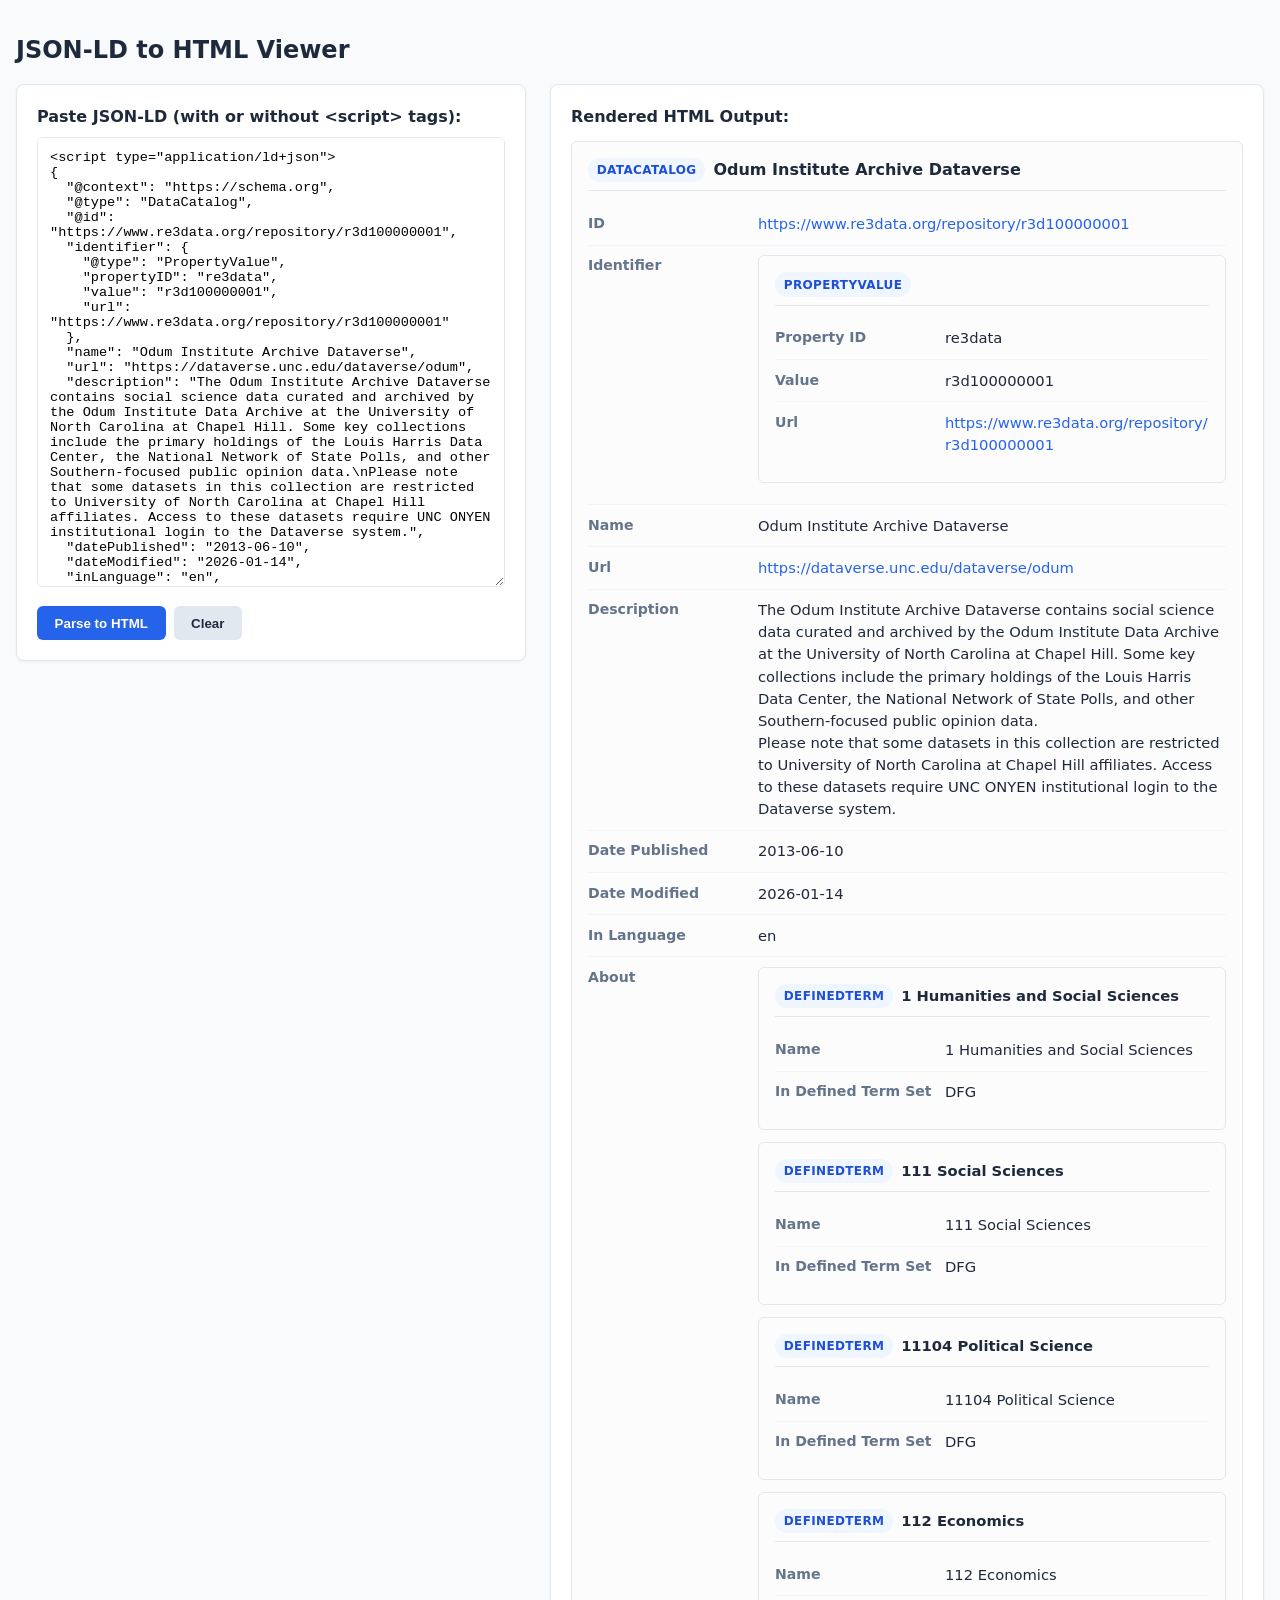
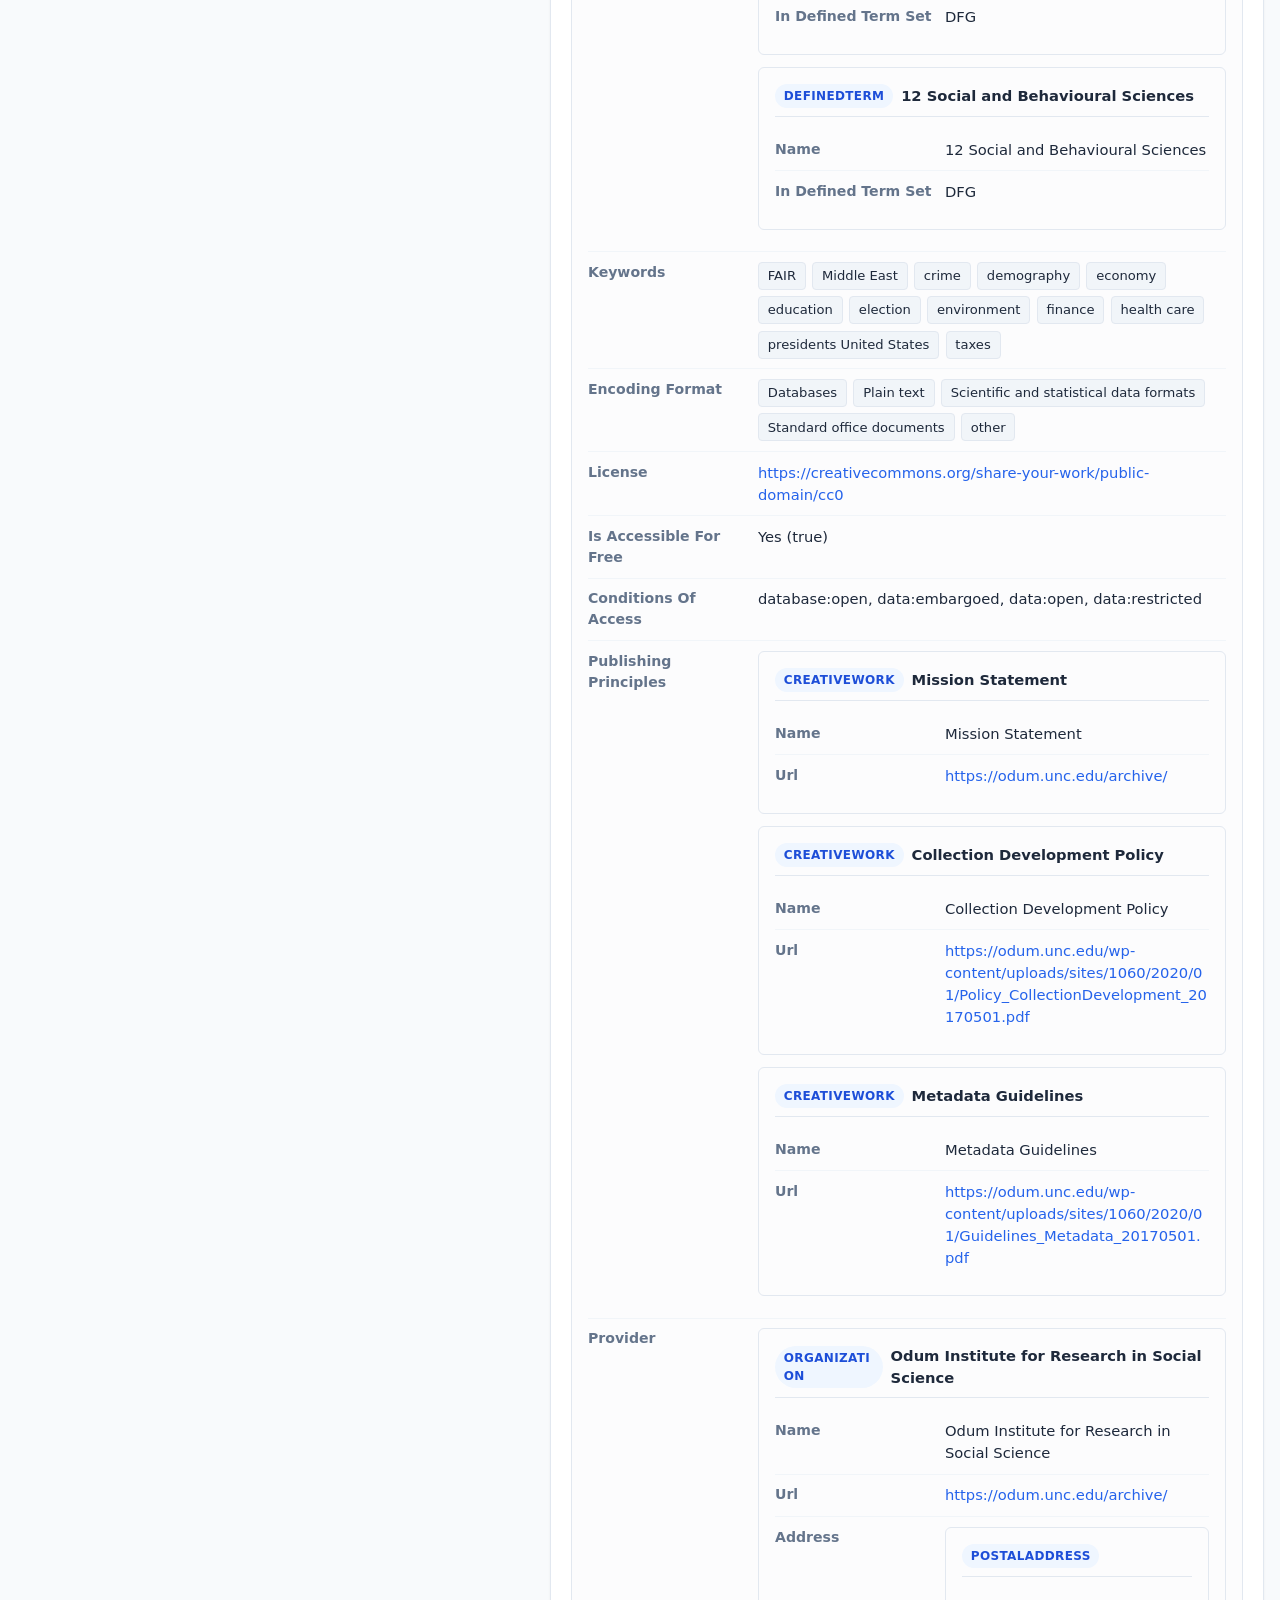
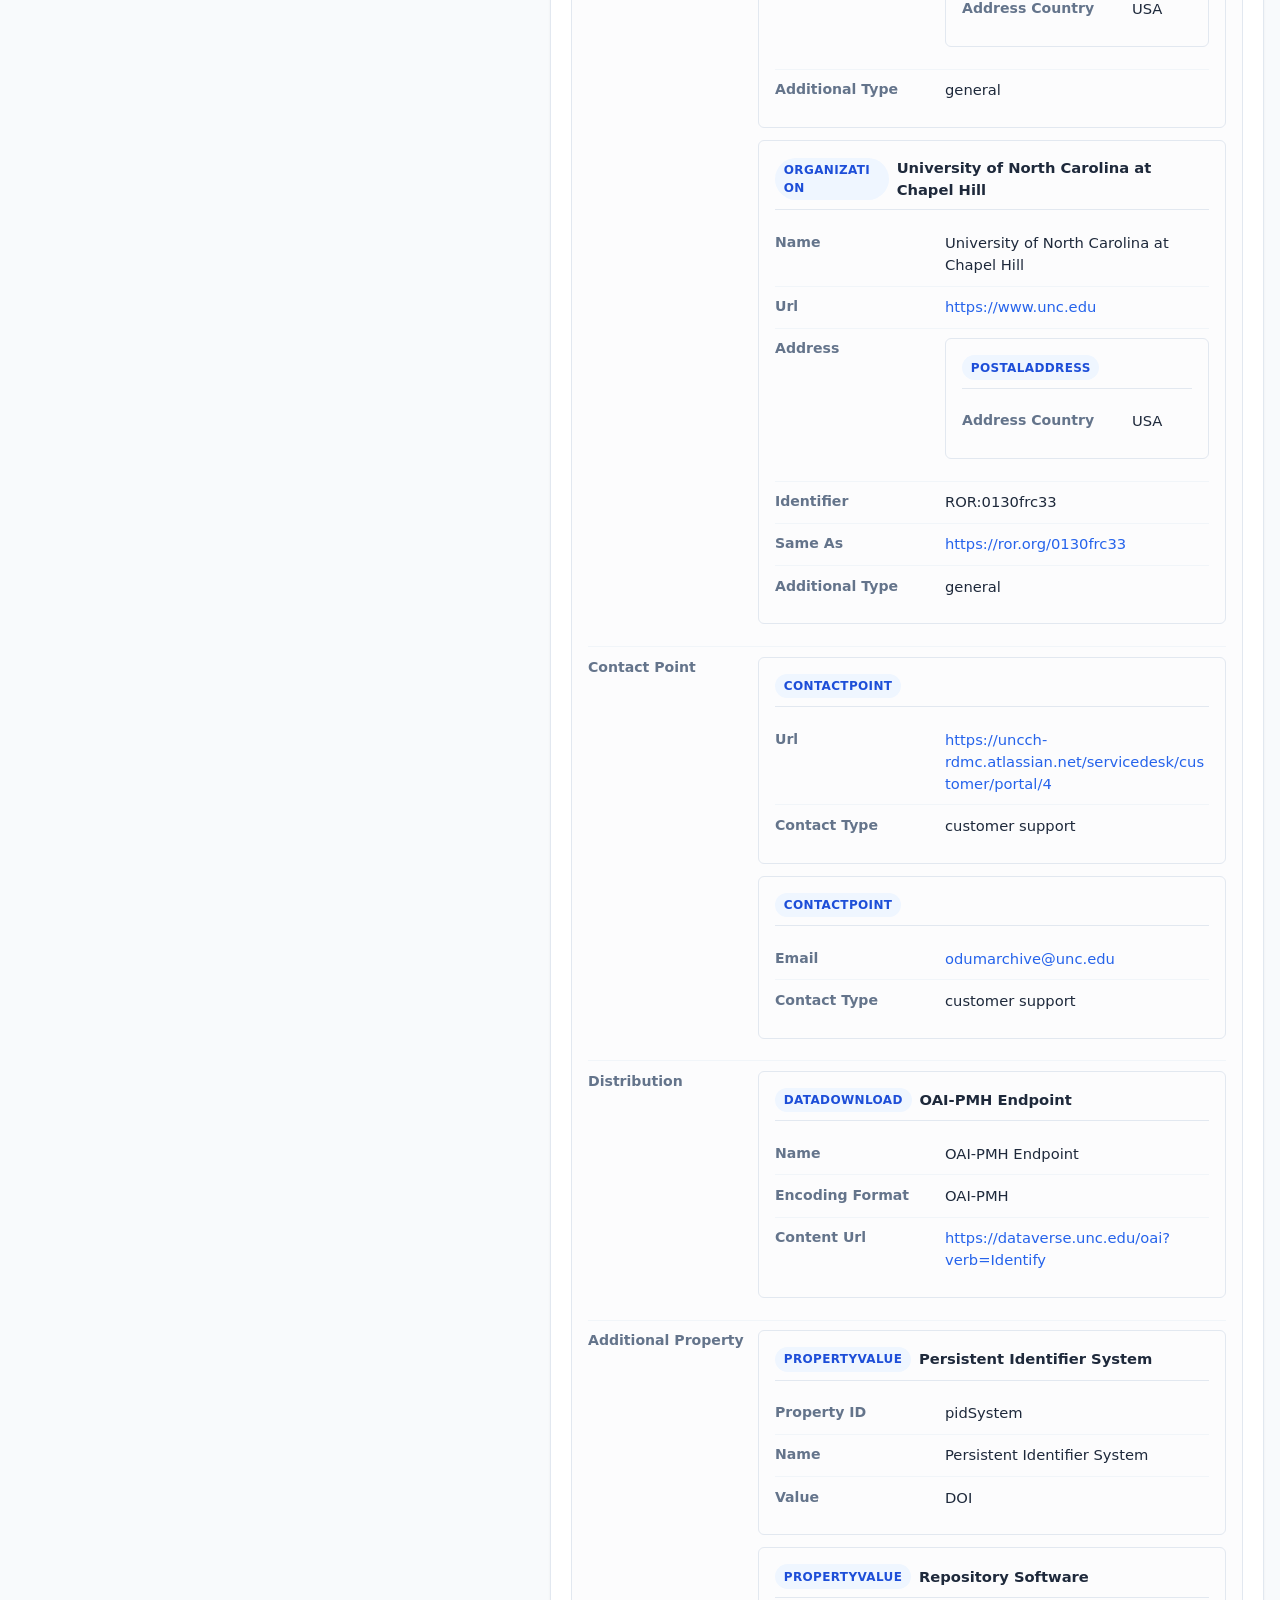
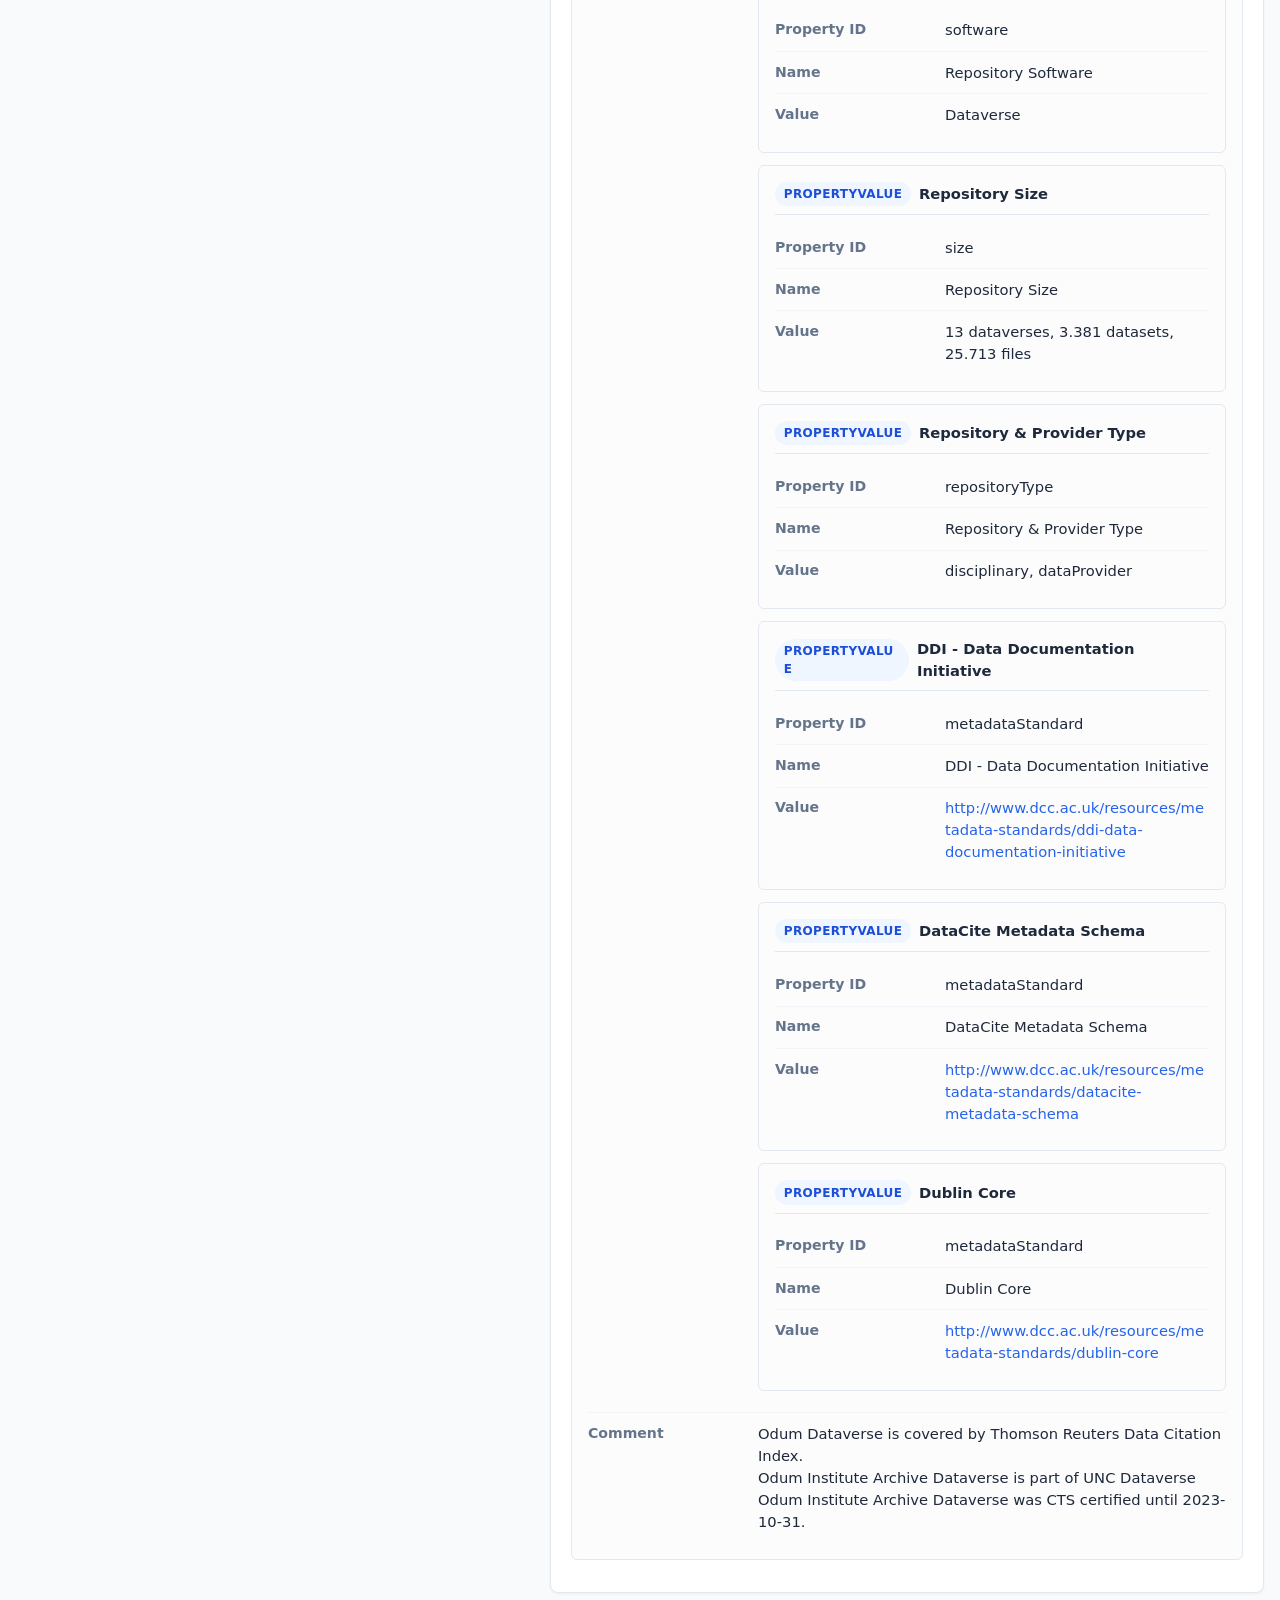
<file: preview-ld-2.html>
<!DOCTYPE html>
<html lang="en">
<head>
  <meta charset="UTF-8">
  <meta name="viewport" content="width=device-width, initial-scale=1.0">
  <title>JSON-LD to HTML Viewer</title>
  <style>
    :root {
      --bg: #f8fafc;
      --surface: #ffffff;
      --border: #e2e8f0;
      --text: #1e293b;
      --muted: #64748b;
      --primary: #2563eb;
      --primary-hover: #1d4ed8;
      --badge-bg: #eff6ff;
      --badge-text: #1d4ed8;
    }

    * { box-sizing: border-box; }

    body {
      font-family: system-ui, -apple-system, sans-serif;
      background: var(--bg);
      color: var(--text);
      line-height: 1.5;
      margin: 0;
      padding: 2rem 1rem;
    }

    .container {
      max-width: 1600px;
      margin: 0 auto;
    }

    h1 {
      margin-top: 0;
      font-size: 1.5rem;
    }

    .layout {
      display: grid;
      grid-template-columns: 1fr 1.4fr;
      gap: 1.5rem;
      align-items: start;
    }

    @media (max-width: 1080px) {
      .layout { grid-template-columns: 1fr; }
    }

    .panel {
      background: var(--surface);
      border: 1px solid var(--border);
      border-radius: 8px;
      padding: 1.25rem;
      box-shadow: 0 1px 3px rgba(0, 0, 0, 0.05);
    }

    textarea {
      width: 100%;
      height: 450px;
      font-family: ui-monospace, SFMono-Regular, Menlo, Consolas, monospace;
      font-size: 0.85rem;
      padding: 0.75rem;
      border: 1px solid var(--border);
      border-radius: 6px;
      resize: vertical;
      margin-bottom: 0.75rem;
    }

    .controls {
      display: flex;
      gap: 0.5rem;
    }

    button {
      background: var(--primary);
      color: #fff;
      border: none;
      padding: 0.6rem 1.1rem;
      border-radius: 6px;
      font-weight: 600;
      cursor: pointer;
    }

    button:hover { background: var(--primary-hover); }

    button.secondary {
      background: #e2e8f0;
      color: var(--text);
    }

    button.secondary:hover { background: #cbd5e1; }

    .error {
      background: #fef2f2;
      color: #b91c1c;
      border: 1px solid #fecaca;
      padding: 0.75rem;
      border-radius: 6px;
      font-size: 0.9rem;
    }

    .entity-card {
      border: 1px solid var(--border);
      border-radius: 6px;
      padding: 1rem;
      margin-bottom: 0.75rem;
      background: #fcfcfd;
    }

    .entity-header {
      display: flex;
      align-items: center;
      gap: 0.5rem;
      margin-bottom: 0.75rem;
      padding-bottom: 0.5rem;
      border-bottom: 1px solid var(--border);
    }

    .type-badge {
      background: var(--badge-bg);
      color: var(--badge-text);
      font-size: 0.75rem;
      font-weight: 700;
      padding: 0.2rem 0.55rem;
      border-radius: 999px;
      text-transform: uppercase;
      letter-spacing: 0.03em;
    }

    .prop-table {
      width: 100%;
      border-collapse: collapse;
    }

    .prop-table tr {
      border-bottom: 1px solid #f1f5f9;
    }

    .prop-table tr:last-child {
      border-bottom: none;
    }

    .prop-key {
      width: 170px;
      vertical-align: top;
      padding: 0.6rem 0.75rem 0.6rem 0;
      font-weight: 600;
      font-size: 0.88rem;
      color: var(--muted);
    }

    .prop-val {
      vertical-align: top;
      padding: 0.6rem 0;
      font-size: 0.92rem;
      word-break: break-word;
    }

    .multiline-text {
      white-space: pre-line;
      margin: 0;
    }

    .tag-list {
      display: flex;
      flex-wrap: wrap;
      gap: 0.4rem;
    }

    .tag {
      background: #f1f5f9;
      border: 1px solid var(--border);
      padding: 0.2rem 0.55rem;
      border-radius: 4px;
      font-size: 0.82rem;
    }

    a {
      color: var(--primary);
      text-decoration: none;
    }

    a:hover {
      text-decoration: underline;
    }
  </style>
</head>
<body>

<div class="container">
  <h1>JSON-LD to HTML Viewer</h1>

  <div class="layout">
    <!-- Input Column -->
    <div class="panel">
      <label for="jsonInput" style="display:block; font-weight:600; margin-bottom:0.5rem;">
        Paste JSON-LD (with or without &lt;script&gt; tags):
      </label>
      <textarea id="jsonInput" spellcheck="false"><script type="application/ld+json">
{
  "@context": "https://schema.org",
  "@type": "DataCatalog",
  "@id": "https://www.re3data.org/repository/r3d100000001",
  "identifier": {
    "@type": "PropertyValue",
    "propertyID": "re3data",
    "value": "r3d100000001",
    "url": "https://www.re3data.org/repository/r3d100000001"
  },
  "name": "Odum Institute Archive Dataverse",
  "url": "https://dataverse.unc.edu/dataverse/odum",
  "description": "The Odum Institute Archive Dataverse contains social science data curated and archived by the Odum Institute Data Archive at the University of North Carolina at Chapel Hill. Some key collections include the primary holdings of the Louis Harris Data Center, the National Network of State Polls, and other Southern-focused public opinion data.\nPlease note that some datasets in this collection are restricted to University of North Carolina at Chapel Hill affiliates. Access to these datasets require UNC ONYEN institutional login to the Dataverse system.",
  "datePublished": "2013-06-10",
  "dateModified": "2026-01-14",
  "inLanguage": "en",
  "about": [
    {
      "@type": "DefinedTerm",
      "name": "1 Humanities and Social Sciences",
      "inDefinedTermSet": "DFG"
    },
    {
      "@type": "DefinedTerm",
      "name": "111 Social Sciences",
      "inDefinedTermSet": "DFG"
    },
    {
      "@type": "DefinedTerm",
      "name": "11104 Political Science",
      "inDefinedTermSet": "DFG"
    },
    {
      "@type": "DefinedTerm",
      "name": "112 Economics",
      "inDefinedTermSet": "DFG"
    },
    {
      "@type": "DefinedTerm",
      "name": "12 Social and Behavioural Sciences",
      "inDefinedTermSet": "DFG"
    }
  ],
  "keywords": [
    "FAIR",
    "Middle East",
    "crime",
    "demography",
    "economy",
    "education",
    "election",
    "environment",
    "finance",
    "health care",
    "presidents United States",
    "taxes"
  ],
  "encodingFormat": [
    "Databases",
    "Plain text",
    "Scientific and statistical data formats",
    "Standard office documents",
    "other"
  ],
  "license": "https://creativecommons.org/share-your-work/public-domain/cc0",
  "isAccessibleForFree": true,
  "conditionsOfAccess": "database:open, data:embargoed, data:open, data:restricted",
  "publishingPrinciples": [
    {
      "@type": "CreativeWork",
      "name": "Mission Statement",
      "url": "https://odum.unc.edu/archive/"
    },
    {
      "@type": "CreativeWork",
      "name": "Collection Development Policy",
      "url": "https://odum.unc.edu/wp-content/uploads/sites/1060/2020/01/Policy_CollectionDevelopment_20170501.pdf"
    },
    {
      "@type": "CreativeWork",
      "name": "Metadata Guidelines",
      "url": "https://odum.unc.edu/wp-content/uploads/sites/1060/2020/01/Guidelines_Metadata_20170501.pdf"
    }
  ],
  "provider": [
    {
      "@type": "Organization",
      "name": "Odum Institute for Research in Social Science",
      "url": "https://odum.unc.edu/archive/",
      "address": {
        "@type": "PostalAddress",
        "addressCountry": "USA"
      },
      "additionalType": "general"
    },
    {
      "@type": "Organization",
      "name": "University of North Carolina at Chapel Hill",
      "url": "https://www.unc.edu",
      "address": {
        "@type": "PostalAddress",
        "addressCountry": "USA"
      },
      "identifier": "ROR:0130frc33",
      "sameAs": "https://ror.org/0130frc33",
      "additionalType": "general"
    }
  ],
  "contactPoint": [
    {
      "@type": "ContactPoint",
      "url": "https://uncch-rdmc.atlassian.net/servicedesk/customer/portal/4",
      "contactType": "customer support"
    },
    {
      "@type": "ContactPoint",
      "email": "odumarchive@unc.edu",
      "contactType": "customer support"
    }
  ],
  "distribution": [
    {
      "@type": "DataDownload",
      "name": "OAI-PMH Endpoint",
      "encodingFormat": "OAI-PMH",
      "contentUrl": "https://dataverse.unc.edu/oai?verb=Identify"
    }
  ],
  "additionalProperty": [
    {
      "@type": "PropertyValue",
      "propertyID": "pidSystem",
      "name": "Persistent Identifier System",
      "value": "DOI"
    },
    {
      "@type": "PropertyValue",
      "propertyID": "software",
      "name": "Repository Software",
      "value": "Dataverse"
    },
    {
      "@type": "PropertyValue",
      "propertyID": "size",
      "name": "Repository Size",
      "value": "13 dataverses, 3.381 datasets, 25.713 files"
    },
    {
      "@type": "PropertyValue",
      "propertyID": "repositoryType",
      "name": "Repository & Provider Type",
      "value": "disciplinary, dataProvider"
    },
    {
      "@type": "PropertyValue",
      "propertyID": "metadataStandard",
      "name": "DDI - Data Documentation Initiative",
      "value": "http://www.dcc.ac.uk/resources/metadata-standards/ddi-data-documentation-initiative"
    },
    {
      "@type": "PropertyValue",
      "propertyID": "metadataStandard",
      "name": "DataCite Metadata Schema",
      "value": "http://www.dcc.ac.uk/resources/metadata-standards/datacite-metadata-schema"
    },
    {
      "@type": "PropertyValue",
      "propertyID": "metadataStandard",
      "name": "Dublin Core",
      "value": "http://www.dcc.ac.uk/resources/metadata-standards/dublin-core"
    }
  ],
  "comment": "Odum Dataverse is covered by Thomson Reuters Data Citation Index.\nOdum Institute Archive Dataverse is part of UNC Dataverse\nOdum Institute Archive Dataverse was CTS certified until 2023-10-31."
}
</script></textarea>

      <div class="controls">
        <button id="parseBtn">Parse to HTML</button>
        <button id="clearBtn" class="secondary">Clear</button>
      </div>
    </div>

    <!-- Output Column -->
    <div class="panel">
      <div style="font-weight:600; margin-bottom:0.75rem;">Rendered HTML Output:</div>
      <div id="output"></div>
    </div>
  </div>
</div>
<script>
  const inputEl = document.getElementById('jsonInput');
  const outputEl = document.getElementById('output');

  // Fjern <script type="application/ld+json">-omslaget hvis det finnes
  function extractJsonString(raw) {
    return raw
      .trim()
      .replace(/^<script[^>]*>/i, '')
      .replace(/<\/script>$/i, '')
      .trim();
  }

  // Gjør camelCase eller @-nøkler om til lesbare etiketter
  function formatLabel(key) {
    if (key === '@id') return 'ID';
    if (key === '@type') return 'Type';
    if (key === '@context') return 'Context';
    return key
      .replace(/^@/, '')
      .replace(/([a-z])([A-Z])/g, '$1 $2')
      .replace(/^./, str => str.toUpperCase());
  }

  // Formater enkeltverdier (nettadresser, e-post, boolske verdier og tekst med linjeskift)
  function renderPrimitive(val) {
    if (val === null || val === undefined) {
      const span = document.createElement('span');
      span.style.color = '#94a3b8';
      span.textContent = 'null';
      return span;
    }

    if (typeof val === 'boolean') {
      const span = document.createElement('span');
      span.textContent = val ? 'Yes (true)' : 'No (false)';
      return span;
    }

    const str = String(val);

    // Sjekk etter HTTP/HTTPS-nettadresse
    if (/^https?:\/\/\S+$/i.test(str)) {
      const a = document.createElement('a');
      a.href = str;
      a.target = '_blank';
      a.rel = 'noopener noreferrer';
      a.textContent = str;
      return a;
    }

    // Sjekk etter e-postadresse
    if (/^[^\s@]+@[^\s@]+\.[^\s@]+$/.test(str)) {
      const a = document.createElement('a');
      a.href = `mailto:${str}`;
      a.textContent = str;
      return a;
    }

    // Bevar linjeskift for beskrivelser og kommentarer
    const p = document.createElement('p');
    p.className = 'multiline-text';
    p.textContent = str;
    return p;
  }
  // Bygg HTML-kort og tabeller rekursivt for objekter og lister
  function renderNode(data) {
    // Håndter lister (Arrays)
    if (Array.isArray(data)) {
      const allPrimitives = data.every(item => item === null || typeof item !== 'object');

      if (allPrimitives) {
        const tagList = document.createElement('div');
        tagList.className = 'tag-list';
        data.forEach(item => {
          const tag = document.createElement('span');
          tag.className = 'tag';
          tag.appendChild(renderPrimitive(item));
          tagList.appendChild(tag);
        });
        return tagList;
      }

      const wrapper = document.createElement('div');
      data.forEach(item => wrapper.appendChild(renderNode(item)));
      return wrapper;
    }

    // Håndter objekter
    if (typeof data === 'object' && data !== null) {
      const card = document.createElement('div');
      card.className = 'entity-card';

      // Vis @type-merke og navn i en topptekst hvis tilgjengelig
      if (data['@type'] || data['name']) {
        const header = document.createElement('div');
        header.className = 'entity-header';

        if (data['@type']) {
          const badge = document.createElement('span');
          badge.className = 'type-badge';
          badge.textContent = Array.isArray(data['@type']) ? data['@type'].join(', ') : data['@type'];
          header.appendChild(badge);
        }

        if (data['name']) {
          const title = document.createElement('strong');
          title.textContent = data['name'];
          header.appendChild(title);
        }

        card.appendChild(header);
      }

      const table = document.createElement('table');
      table.className = 'prop-table';

      Object.entries(data).forEach(([key, value]) => {
        // Hopp over @context og @type som allerede er vist i toppteksten
        if (key === '@context' || key === '@type') return;

        const tr = document.createElement('tr');
        const tdKey = document.createElement('td');
        tdKey.className = 'prop-key';
        tdKey.textContent = formatLabel(key);

        const tdVal = document.createElement('td');
        tdVal.className = 'prop-val';
        tdVal.appendChild(renderNode(value));

        tr.appendChild(tdKey);
        tr.appendChild(tdVal);
        table.appendChild(tr);
      });

      card.appendChild(table);
      return card;
    }

    // Standard visning for enkeltverdier
    return renderPrimitive(data);
  }

  function parseAndRender() {
    outputEl.innerHTML = '';
    const cleaned = extractJsonString(inputEl.value);

    if (!cleaned) {
      outputEl.innerHTML = '<div class="error">Please paste valid JSON-LD into the text area.</div>';
      return;
    }

    try {
      const parsed = JSON.parse(cleaned);
      outputEl.appendChild(renderNode(parsed));
    } catch (err) {
      outputEl.innerHTML = `<div class="error"><strong>JSON Parse Error:</strong> ${err.message}</div>`;
    }
  }

  document.getElementById('parseBtn').addEventListener('click', parseAndRender);
  document.getElementById('clearBtn').addEventListener('click', () => {
    inputEl.value = '';
    outputEl.innerHTML = '';
  });

  // Vis standardeksempelet umiddelbart når siden lastes
  parseAndRender();
</script>

</body>
</html>
</file>
